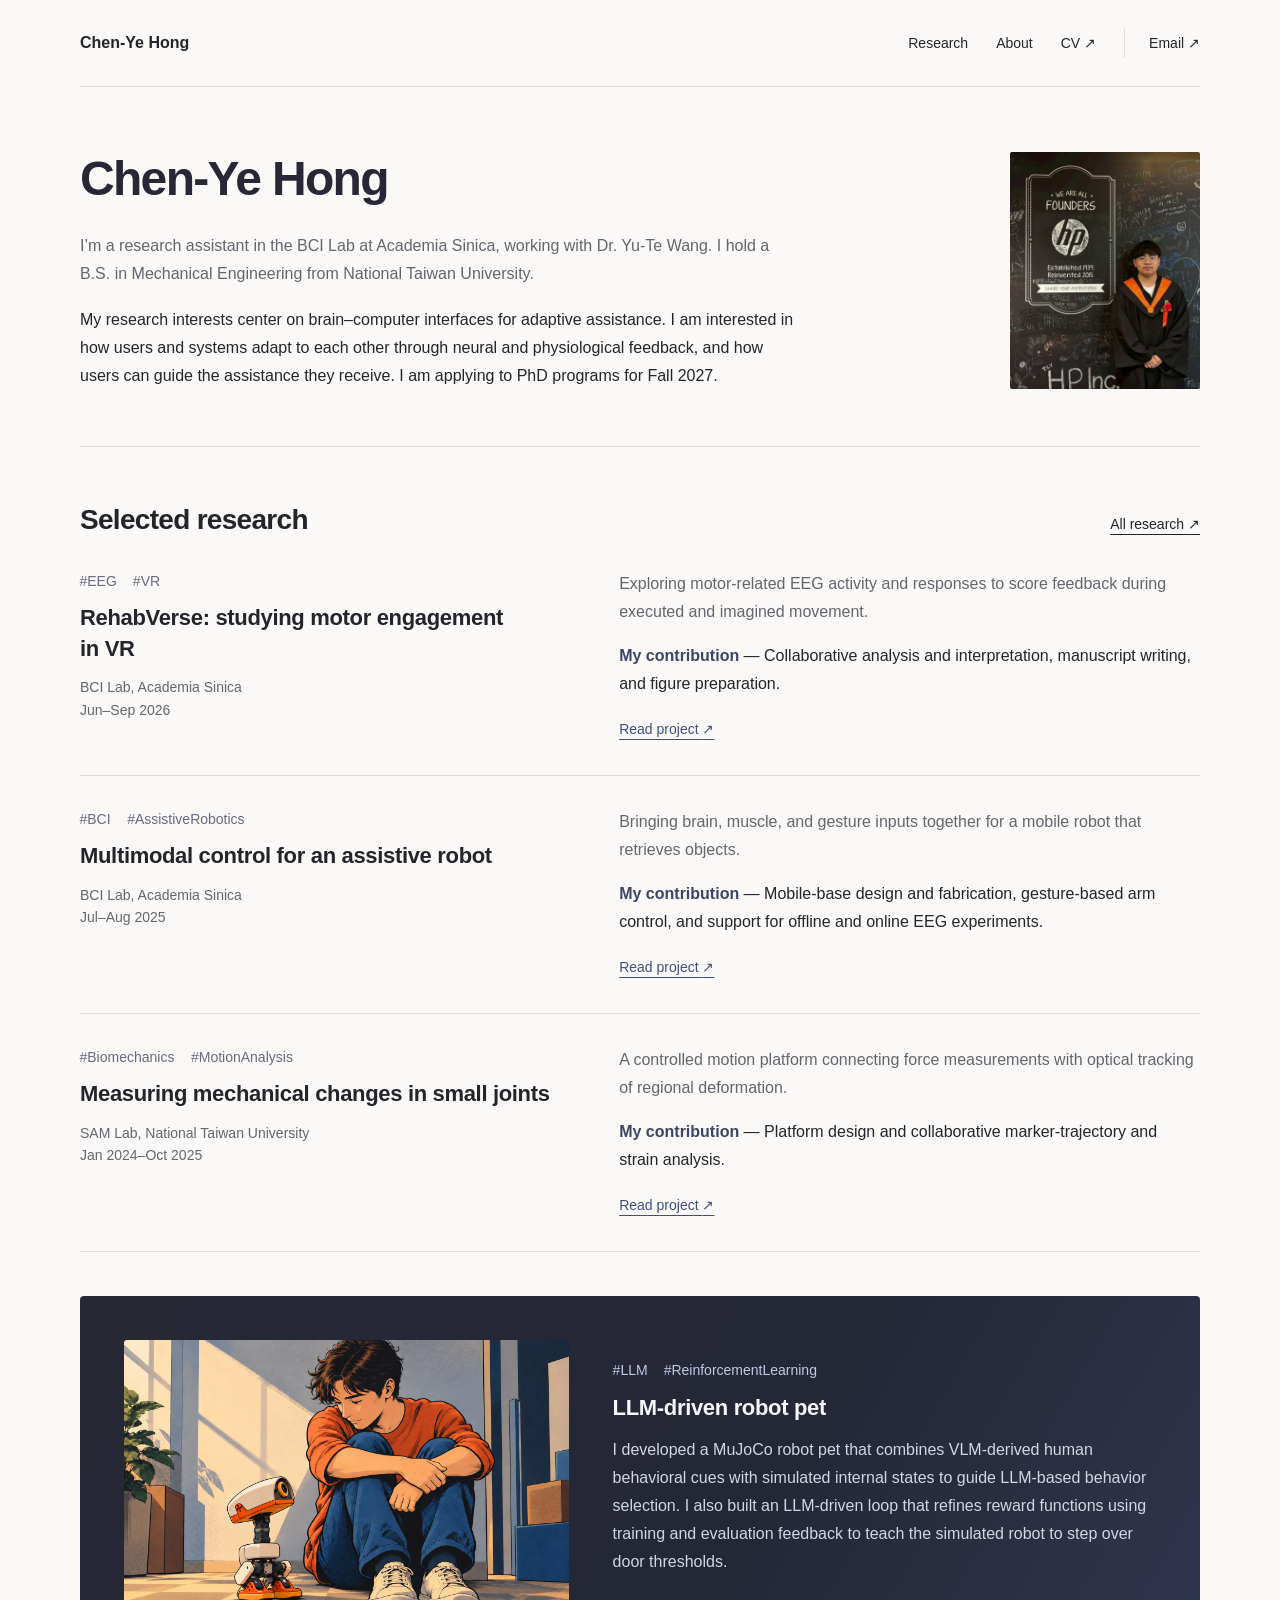
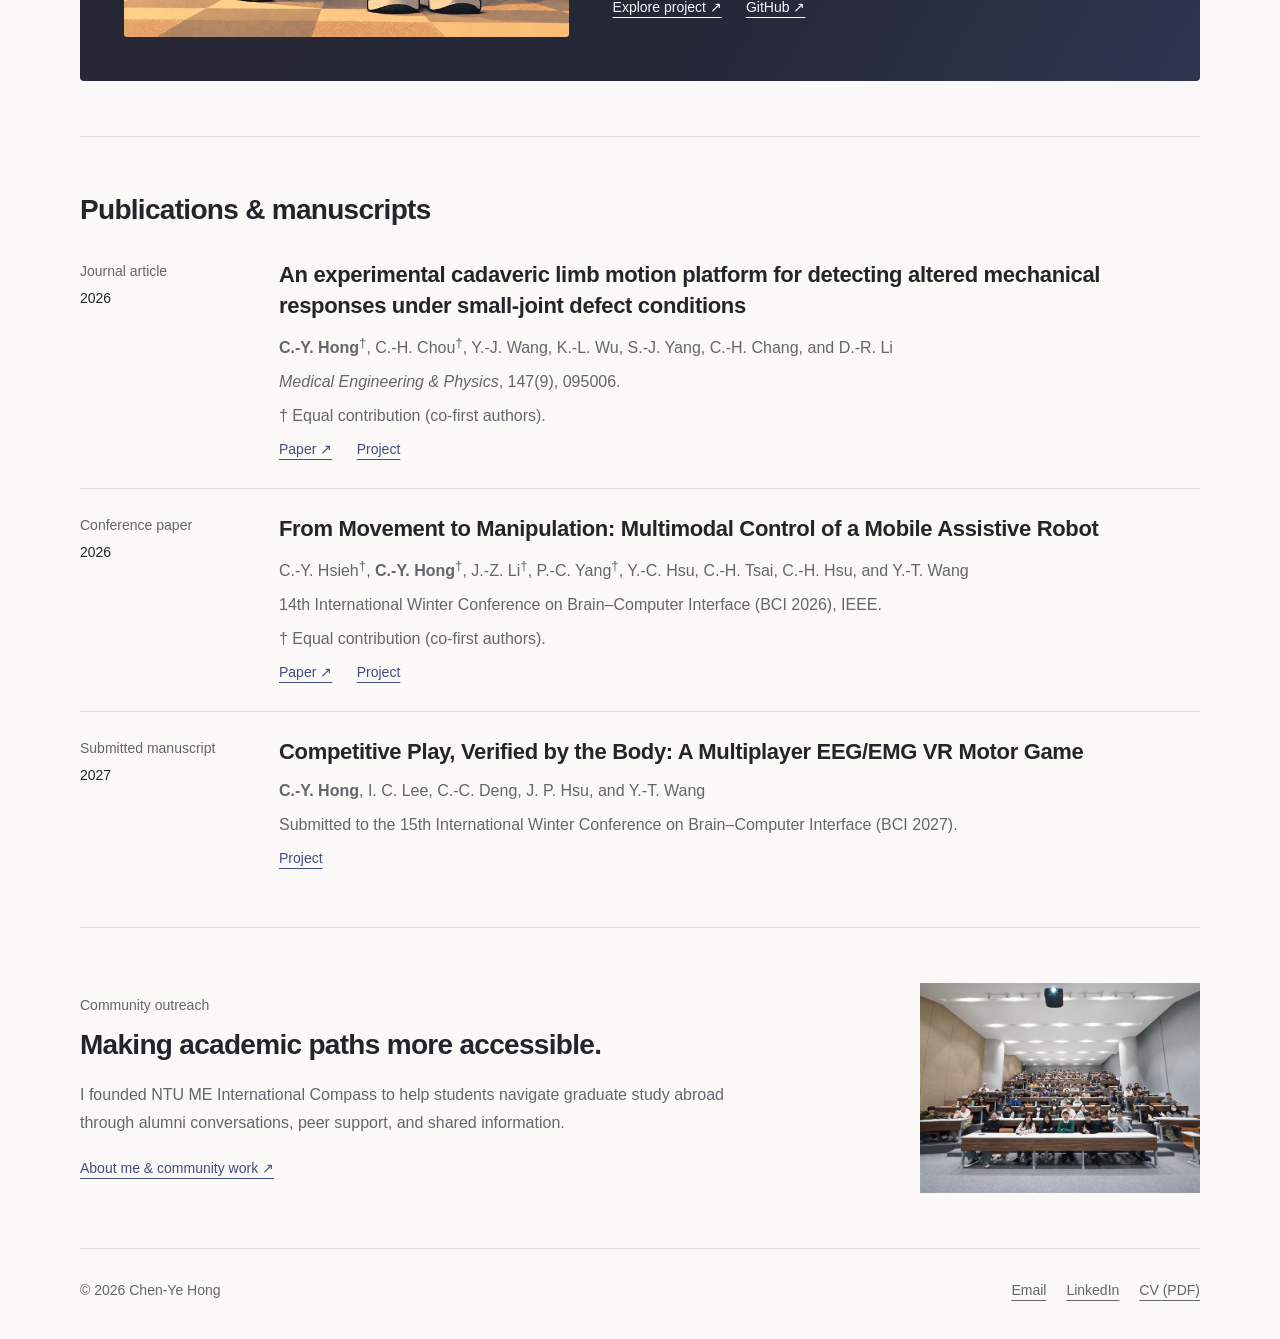
<file: index.html>
<!doctype html>
<html lang="en">
<head>
  <meta charset="utf-8">
  <meta name="viewport" content="width=device-width, initial-scale=1">
  <title>Brain–Computer Interfaces — Chen-Ye Hong</title>
  <meta name="description" content="Chen-Ye Hong, research assistant at Academia Sinica. Research in brain–computer interfaces, EEG, and interactive systems. Fall 2027 PhD applicant.">
  <meta property="og:type" content="website">
  <meta property="og:title" content="Brain–Computer Interfaces — Chen-Ye Hong">
  <meta property="og:description" content="Chen-Ye Hong, research assistant at Academia Sinica. Research in brain–computer interfaces, EEG, and interactive systems. Fall 2027 PhD applicant.">
  <meta name="theme-color" content="#faf9f7">
  <link rel="icon" type="image/svg+xml" href="./assets/favicon.svg">
  <link rel="stylesheet" href="./assets/site.css?v=20261024-navigation">
</head>
<body>
<a class="skip" href="#main">Skip to content</a>
<div class="wrap">
  <header class="site-header">
    <a class="brand" href="./" aria-label="Chen-Ye Hong, home">Chen-Ye Hong</a>
    <nav class="nav" aria-label="Main navigation"><a href="./research/">Research</a><a href="./about/">About</a><a href="./files/cv.pdf" target="_blank" rel="noopener noreferrer" title="Opens in a new tab">CV <span aria-hidden="true">↗</span><span class="sr-only"> (PDF)</span></a><a class="nav-email" href="mailto:chenyehong.ws@gmail.com">Email <span aria-hidden="true">↗</span></a></nav>
  </header>
  <main id="main"><section class="hero" aria-labelledby="name"><div class="hero-copy"><h1 id="name">Chen-Ye Hong</h1><p class="intro">I’m a research assistant in the BCI Lab at Academia Sinica, working with Dr. Yu-Te Wang. I hold a B.S. in Mechanical Engineering from National Taiwan University.</p><p class="interests">My research interests center on brain–computer interfaces for adaptive assistance. I am interested in how users and systems adapt to each other through neural and physiological feedback, and how users can guide the assistance they receive. I am applying to PhD programs for Fall 2027.</p></div><figure class="hero-photo"><img src="./photo/portrait.jpg" alt="Chen-Ye Hong" width="800" height="1000" fetchpriority="high"></figure></section>
<section class="section" id="selected-research" aria-labelledby="selected-title"><div class="section-head"><h2 id="selected-title">Selected research</h2><a href="./research/">All research ↗</a></div><article class="project-row project-row-text"><div class="project-copy"><div class="project-index"><span class="keywords"><span>#EEG</span><span>#VR</span></span></div><h3><a href="./research/rehabverse/">RehabVerse: studying motor engagement in VR</a></h3><p class="entry-meta"><span>BCI Lab, Academia Sinica</span><span>Jun–Sep 2026</span></p></div><div class="project-summary"><p>Exploring motor-related EEG activity and responses to score feedback during executed and imagined movement.</p><p class="project-role"><strong>My contribution</strong> — Collaborative analysis and interpretation, manuscript writing, and figure preparation.</p><a class="text-link" href="./research/rehabverse/">Read project <span aria-hidden="true">↗</span></a></div></article><article class="project-row project-row-text"><div class="project-copy"><div class="project-index"><span class="keywords"><span>#BCI</span><span>#AssistiveRobotics</span></span></div><h3><a href="./research/assistive-robot/">Multimodal control for an assistive robot</a></h3><p class="entry-meta"><span>BCI Lab, Academia Sinica</span><span>Jul–Aug 2025</span></p></div><div class="project-summary"><p>Bringing brain, muscle, and gesture inputs together for a mobile robot that retrieves objects.</p><p class="project-role"><strong>My contribution</strong> — Mobile-base design and fabrication, gesture-based arm control, and support for offline and online EEG experiments.</p><a class="text-link" href="./research/assistive-robot/">Read project <span aria-hidden="true">↗</span></a></div></article><article class="project-row project-row-text"><div class="project-copy"><div class="project-index"><span class="keywords"><span>#Biomechanics</span><span>#MotionAnalysis</span></span></div><h3><a href="./research/biomechanics/">Measuring mechanical changes in small joints</a></h3><p class="entry-meta"><span>SAM Lab, National Taiwan University</span><span>Jan 2024–Oct 2025</span></p></div><div class="project-summary"><p>A controlled motion platform connecting force measurements with optical tracking of regional deformation.</p><p class="project-role"><strong>My contribution</strong> — Platform design and collaborative marker-trajectory and strain analysis.</p><a class="text-link" href="./research/biomechanics/">Read project <span aria-hidden="true">↗</span></a></div></article><aside class="independent" aria-labelledby="independent-title"><a class="independent-media" href="./projects/robot-pet/" aria-label="Explore the robot-pet project"><img src="./assets/cover-robot-pet-companion.jpg" alt="Comic illustration of Microduck sitting beside a person with their knees drawn up, inspired by the simulation demo" width="1800" height="1200"></a><div><div class="eyebrow"><span class="keywords"><span>#LLM</span><span>#ReinforcementLearning</span></span></div><h3 id="independent-title"><a href="./projects/robot-pet/">LLM-driven robot pet</a></h3><p>I developed a MuJoCo robot pet that combines VLM-derived human behavioral cues with simulated internal states to guide LLM-based behavior selection. I also built an LLM-driven loop that refines reward functions using training and evaluation feedback to teach the simulated robot to step over door thresholds.</p><div class="links"><a href="./projects/robot-pet/">Explore project ↗</a><a href="https://github.com/Hchenye0503/llm-robot-pet" target="_blank" rel="noopener noreferrer" title="Opens in a new tab">GitHub ↗</a></div></div></aside></section><section class="section" id="publications" aria-labelledby="pub-title"><div class="section-head"><h2 id="pub-title">Publications &amp; manuscripts</h2></div><ol class="pub-list">
<li class="pub"><div class="pub-type">Journal article<span>2026</span></div><div><h3>An experimental cadaveric limb motion platform for detecting altered mechanical responses under small-joint defect conditions</h3><p><strong>C.-Y. Hong</strong><sup>†</sup>, C.-H. Chou<sup>†</sup>, Y.-J. Wang, K.-L. Wu, S.-J. Yang, C.-H. Chang, and D.-R. Li</p><p><em>Medical Engineering &amp; Physics</em>, 147(9), 095006.</p><p class="authorship-note">† Equal contribution (co-first authors).</p><a class="pub-link" href="https://doi.org/10.1088/1873-4030/ae9ec7" target="_blank" rel="noopener noreferrer" title="Opens in a new tab">Paper ↗</a> <a class="pub-link" href="./research/biomechanics/">Project</a></div></li>
<li class="pub"><div class="pub-type">Conference paper<span>2026</span></div><div><h3>From Movement to Manipulation: Multimodal Control of a Mobile Assistive Robot</h3><p>C.-Y. Hsieh<sup>†</sup>, <strong>C.-Y. Hong</strong><sup>†</sup>, J.-Z. Li<sup>†</sup>, P.-C. Yang<sup>†</sup>, Y.-C. Hsu, C.-H. Tsai, C.-H. Hsu, and Y.-T. Wang</p><p>14th International Winter Conference on Brain–Computer Interface (BCI 2026), IEEE.</p><p class="authorship-note">† Equal contribution (co-first authors).</p><a class="pub-link" href="https://doi.org/10.1109/BCI69045.2026.11435052" target="_blank" rel="noopener noreferrer" title="Opens in a new tab">Paper ↗</a> <a class="pub-link" href="./research/assistive-robot/">Project</a></div></li>
<li class="pub"><div class="pub-type">Submitted manuscript<span>2027</span></div><div><h3>Competitive Play, Verified by the Body: A Multiplayer EEG/EMG VR Motor Game</h3><p><strong>C.-Y. Hong</strong>, I. C. Lee, C.-C. Deng, J. P. Hsu, and Y.-T. Wang</p><p>Submitted to the 15th International Winter Conference on Brain–Computer Interface (BCI 2027).</p><a class="pub-link" href="./research/rehabverse/">Project</a></div></li>
</ol></section><section class="section community-teaser" aria-labelledby="community-title"><div><div class="eyebrow">Community outreach</div><h2 id="community-title">Making academic paths more accessible.</h2><p>I founded NTU ME International Compass to help students navigate graduate study abroad through alumni conversations, peer support, and shared information.</p><a class="text-link" href="./about/#community">About me &amp; community work ↗</a></div><img src="./photo/community_1.jpg" width="1400" height="1050" alt="Students gathered at an NTU ME International Compass event" loading="lazy"></section></main>
  <footer class="site-footer"><span>© 2026 Chen-Ye Hong</span><div class="footer-links"><a href="mailto:chenyehong.ws@gmail.com">Email</a><a href="https://www.linkedin.com/in/chen-ye-hong" target="_blank" rel="noopener noreferrer" title="Opens in a new tab">LinkedIn</a><a href="./files/cv.pdf" target="_blank" rel="noopener noreferrer" title="Opens in a new tab">CV (PDF)</a></div></footer>
</div>
<script src="./assets/interactions.js?v=20261024-navigation" defer></script>
<script src="./assets/main.js" defer></script>
</body>
</html>
</file>
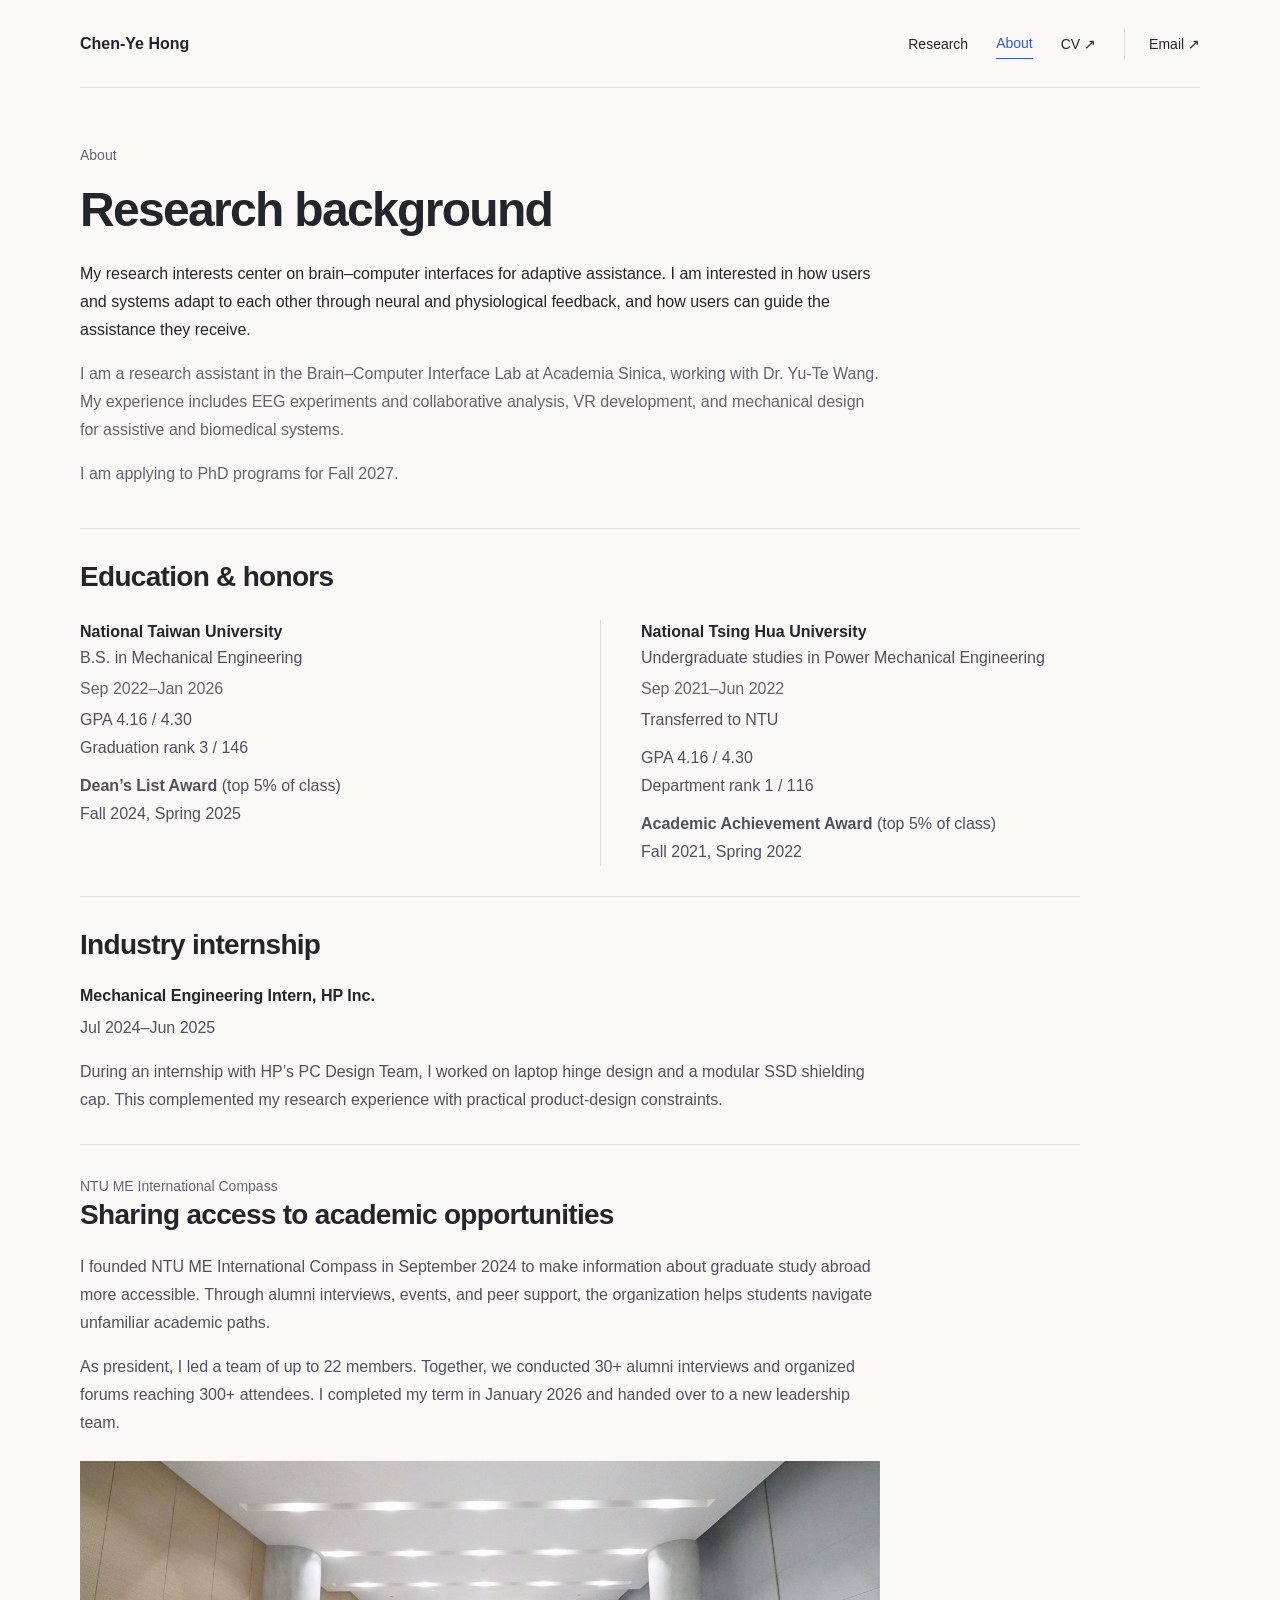
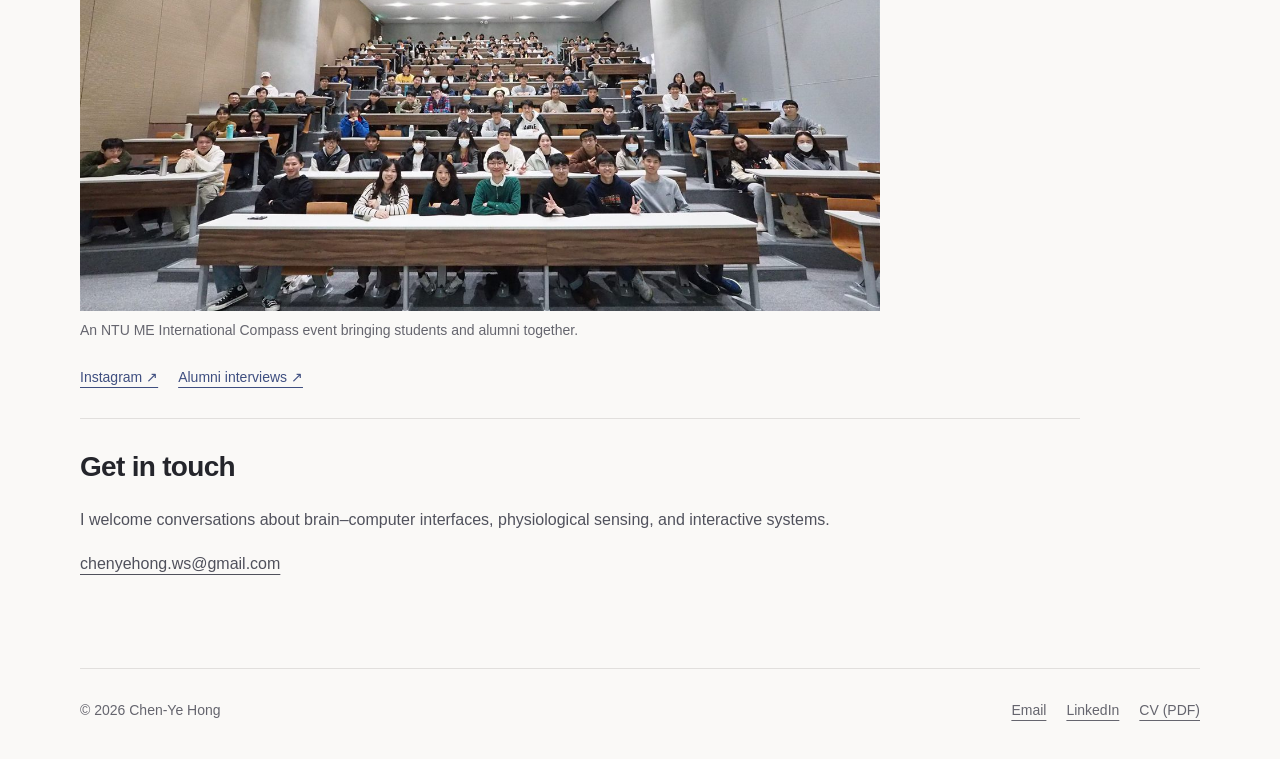
<file: about/index.html>
<!doctype html>
<html lang="en">
<head>
  <meta charset="utf-8">
  <meta name="viewport" content="width=device-width, initial-scale=1">
  <title>About — Chen-Ye Hong</title>
  <meta name="description" content="Chen-Ye Hong: research background, education, and community work with NTU ME International Compass.">
  <meta property="og:type" content="website">
  <meta property="og:title" content="About — Chen-Ye Hong">
  <meta property="og:description" content="Chen-Ye Hong: research background, education, and community work with NTU ME International Compass.">
  <meta name="theme-color" content="#faf9f7">
  <link rel="icon" type="image/svg+xml" href="../assets/favicon.svg">
  <link rel="stylesheet" href="../assets/site.css?v=20261024-navigation">
</head>
<body>
<a class="skip" href="#main">Skip to content</a>
<div class="wrap">
  <header class="site-header">
    <a class="brand" href="../" aria-label="Chen-Ye Hong, home">Chen-Ye Hong</a>
    <nav class="nav" aria-label="Main navigation"><a href="../research/">Research</a><a href="../about/" aria-current="page">About</a><a href="../files/cv.pdf" target="_blank" rel="noopener noreferrer" title="Opens in a new tab">CV <span aria-hidden="true">↗</span><span class="sr-only"> (PDF)</span></a><a class="nav-email" href="mailto:chenyehong.ws@gmail.com">Email <span aria-hidden="true">↗</span></a></nav>
  </header>
  <main id="main"><header class="page-heading about-heading"><div class="eyebrow">About</div><h1>Research background</h1><p class="dek">My research interests center on brain–computer interfaces for adaptive assistance. I am interested in how users and systems adapt to each other through neural and physiological feedback, and how users can guide the assistance they receive.</p><p>I am a research assistant in the Brain–Computer Interface Lab at Academia Sinica, working with Dr. Yu-Te Wang. My experience includes EEG experiments and collaborative analysis, VR development, and mechanical design for assistive and biomedical systems.</p><p>I am applying to PhD programs for Fall 2027.</p></header><div class="about-layout"><div class="about-main">
<section aria-labelledby="education"><h2 id="education">Education &amp; honors</h2><div class="education-grid"><div class="education"><h3>National Taiwan University</h3><p>B.S. in Mechanical Engineering</p><time>Sep 2022–Jan 2026</time><p>GPA 4.16 / 4.30<br>Graduation rank 3 / 146</p><p class="education-award"><strong>Dean’s List Award</strong> (top 5% of class)<br>Fall 2024, Spring 2025</p></div><div class="education"><h3>National Tsing Hua University</h3><p>Undergraduate studies in Power Mechanical Engineering</p><time>Sep 2021–Jun 2022</time><p>Transferred to NTU</p><p>GPA 4.16 / 4.30<br>Department rank 1 / 116</p><p class="education-award"><strong>Academic Achievement Award</strong> (top 5% of class)<br>Fall 2021, Spring 2022</p></div></div></section>
<section aria-labelledby="engineering"><h2 id="engineering">Industry internship</h2><h3>Mechanical Engineering Intern, HP Inc.</h3><p class="internship-dates">Jul 2024–Jun 2025</p><p>During an internship with HP’s PC Design Team, I worked on laptop hinge design and a modular SSD shielding cap. This complemented my research experience with practical product-design constraints.</p></section>
<section id="community" aria-labelledby="community-heading"><div class="eyebrow">NTU ME International Compass</div><h2 id="community-heading">Sharing access to academic opportunities</h2><p>I founded NTU ME International Compass in September 2024 to make information about graduate study abroad more accessible. Through alumni interviews, events, and peer support, the organization helps students navigate unfamiliar academic paths.</p><p>As president, I led a team of up to 22 members. Together, we conducted 30+ alumni interviews and organized forums reaching 300+ attendees. I completed my term in January 2026 and handed over to a new leadership team.</p><figure class="about-image"><img src="../photo/community_1.jpg" alt="Participants at an NTU ME International Compass event" width="1400" height="1050" loading="lazy"><figcaption>An NTU ME International Compass event bringing students and alumni together.</figcaption></figure><div class="inline-links"><a href="https://www.instagram.com/ntume_ic" target="_blank" rel="noopener noreferrer" title="Opens in a new tab">Instagram ↗</a><a href="https://medium.com/@ntumeinternationalcompass" target="_blank" rel="noopener noreferrer" title="Opens in a new tab">Alumni interviews ↗</a></div></section>
<section id="contact" aria-labelledby="contact-heading"><h2 id="contact-heading">Get in touch</h2><p>I welcome conversations about brain–computer interfaces, physiological sensing, and interactive systems.</p><p class="contact-line"><a href="mailto:chenyehong.ws@gmail.com">chenyehong.ws@gmail.com</a></p></section></div></div></main>
  <footer class="site-footer"><span>© 2026 Chen-Ye Hong</span><div class="footer-links"><a href="mailto:chenyehong.ws@gmail.com">Email</a><a href="https://www.linkedin.com/in/chen-ye-hong" target="_blank" rel="noopener noreferrer" title="Opens in a new tab">LinkedIn</a><a href="../files/cv.pdf" target="_blank" rel="noopener noreferrer" title="Opens in a new tab">CV (PDF)</a></div></footer>
</div>
<script src="../assets/interactions.js?v=20261024-navigation" defer></script>

</body>
</html>
</file>
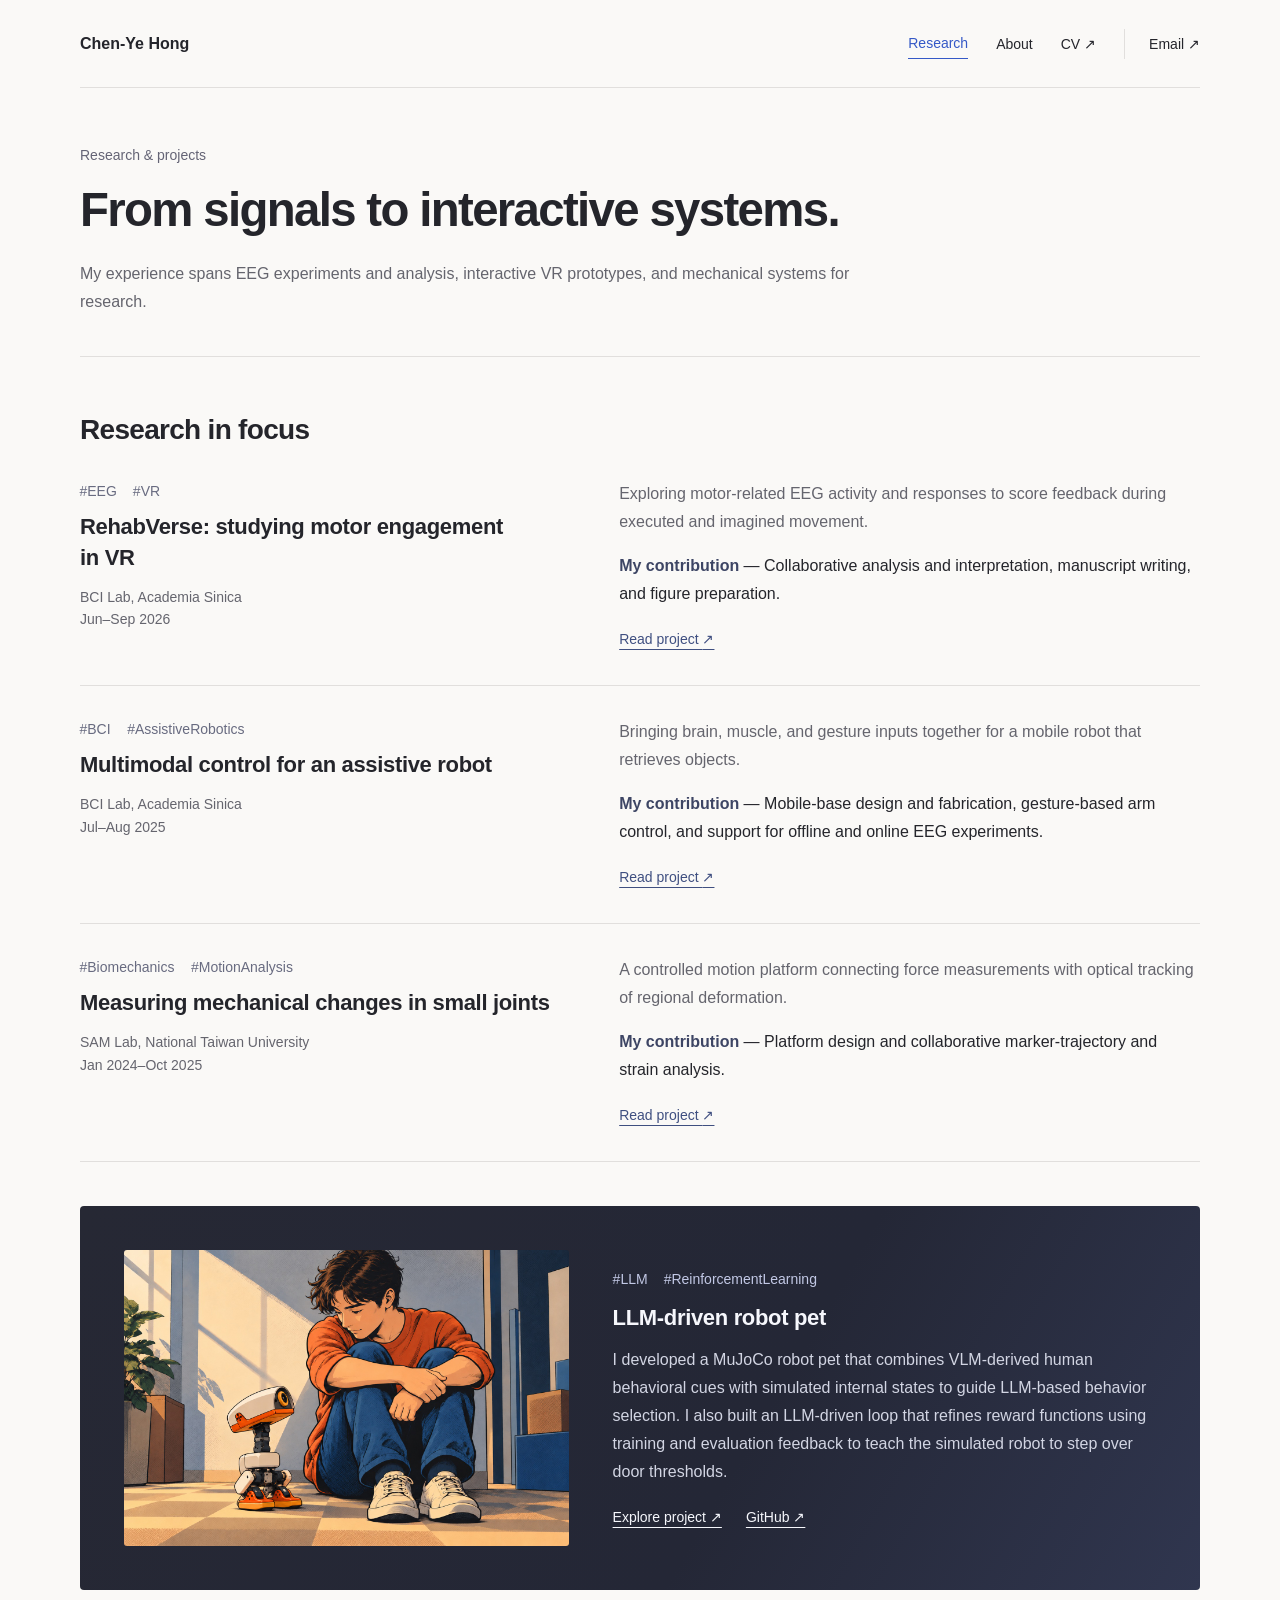
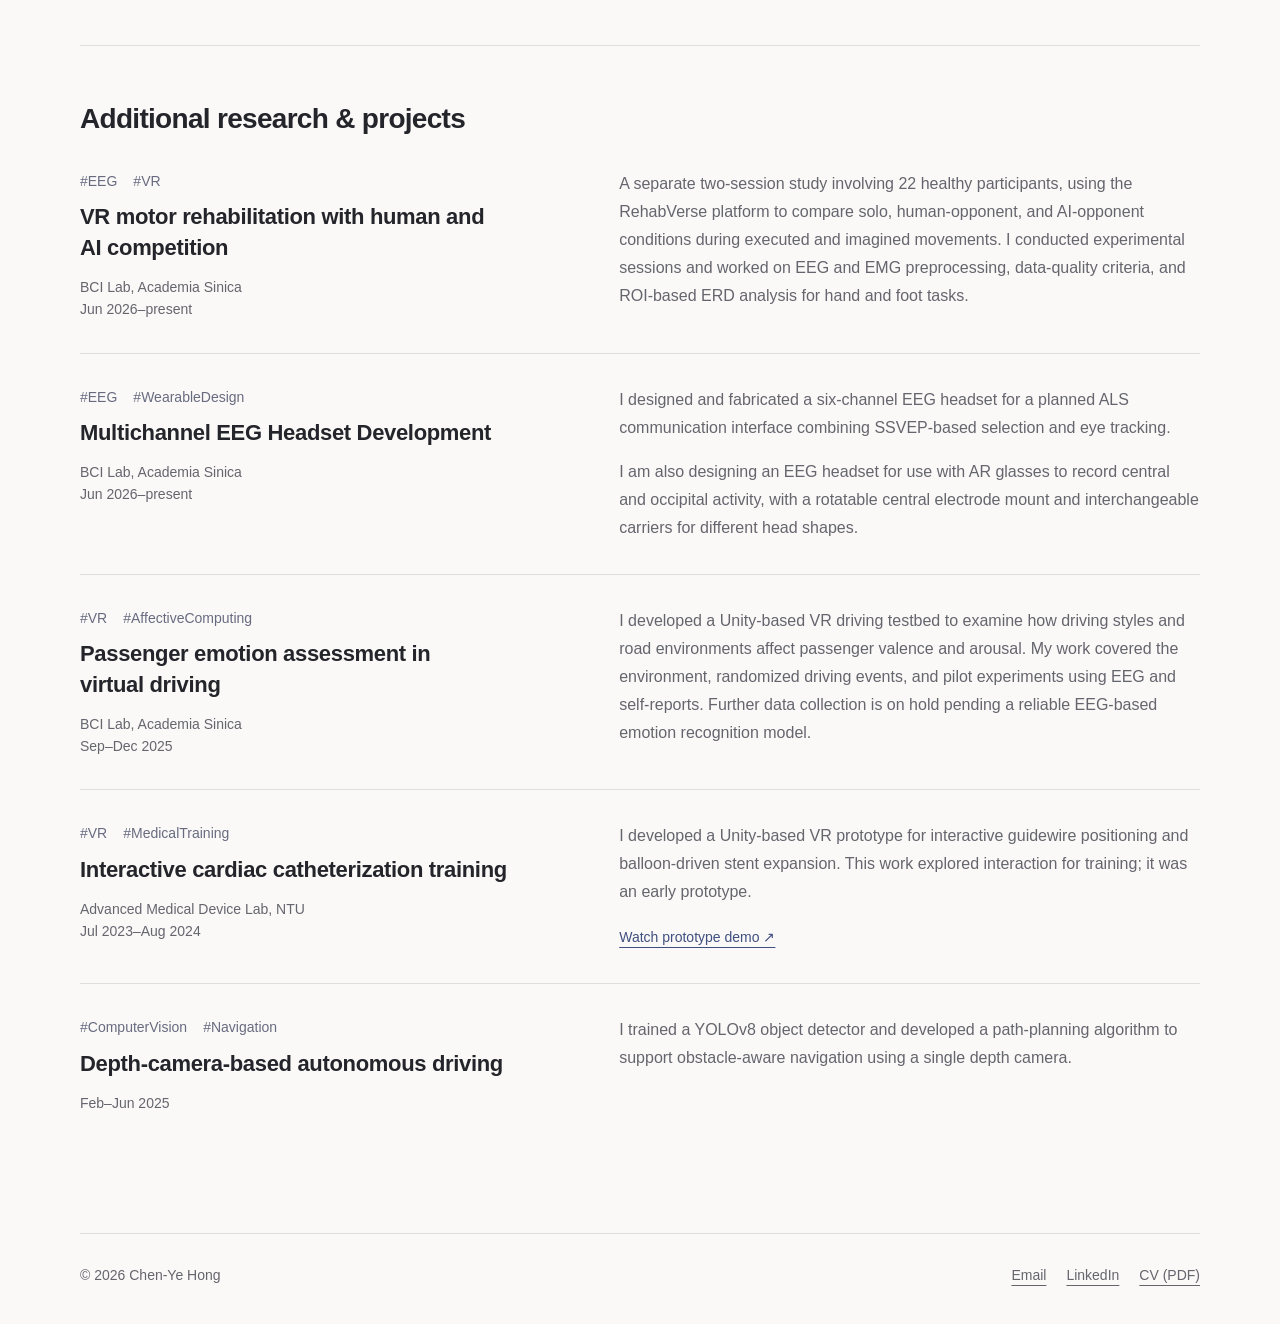
<file: research/index.html>
<!doctype html>
<html lang="en">
<head>
  <meta charset="utf-8">
  <meta name="viewport" content="width=device-width, initial-scale=1">
  <title>Research &amp; Projects — Chen-Ye Hong</title>
  <meta name="description" content="Selected work in EEG analysis, brain–computer interfaces, VR, assistive robotics, and experimental biomechanics.">
  <meta property="og:type" content="website">
  <meta property="og:title" content="Research &amp; Projects — Chen-Ye Hong">
  <meta property="og:description" content="Selected work in EEG analysis, brain–computer interfaces, VR, assistive robotics, and experimental biomechanics.">
  <meta name="theme-color" content="#faf9f7">
  <link rel="icon" type="image/svg+xml" href="../assets/favicon.svg">
  <link rel="stylesheet" href="../assets/site.css?v=20261024-navigation">
</head>
<body>
<a class="skip" href="#main">Skip to content</a>
<div class="wrap">
  <header class="site-header">
    <a class="brand" href="../" aria-label="Chen-Ye Hong, home">Chen-Ye Hong</a>
    <nav class="nav" aria-label="Main navigation"><a href="../research/" aria-current="page">Research</a><a href="../about/">About</a><a href="../files/cv.pdf" target="_blank" rel="noopener noreferrer" title="Opens in a new tab">CV <span aria-hidden="true">↗</span><span class="sr-only"> (PDF)</span></a><a class="nav-email" href="mailto:chenyehong.ws@gmail.com">Email <span aria-hidden="true">↗</span></a></nav>
  </header>
  <main id="main"><header class="page-heading research-heading"><div class="eyebrow">Research &amp; projects</div><h1>From signals to interactive systems.</h1><p class="dek">My experience spans EEG experiments and analysis, interactive VR prototypes, and mechanical systems for research.</p></header><section class="section research-list" aria-labelledby="research-cases"><div class="section-head"><h2 id="research-cases">Research in focus</h2></div><article class="project-row project-row-text"><div class="project-copy"><div class="project-index"><span class="keywords"><span>#EEG</span><span>#VR</span></span></div><h3><a href="../research/rehabverse/">RehabVerse: studying motor engagement in VR</a></h3><p class="entry-meta"><span>BCI Lab, Academia Sinica</span><span>Jun–Sep 2026</span></p></div><div class="project-summary"><p>Exploring motor-related EEG activity and responses to score feedback during executed and imagined movement.</p><p class="project-role"><strong>My contribution</strong> — Collaborative analysis and interpretation, manuscript writing, and figure preparation.</p><a class="text-link" href="../research/rehabverse/">Read project <span aria-hidden="true">↗</span></a></div></article><article class="project-row project-row-text"><div class="project-copy"><div class="project-index"><span class="keywords"><span>#BCI</span><span>#AssistiveRobotics</span></span></div><h3><a href="../research/assistive-robot/">Multimodal control for an assistive robot</a></h3><p class="entry-meta"><span>BCI Lab, Academia Sinica</span><span>Jul–Aug 2025</span></p></div><div class="project-summary"><p>Bringing brain, muscle, and gesture inputs together for a mobile robot that retrieves objects.</p><p class="project-role"><strong>My contribution</strong> — Mobile-base design and fabrication, gesture-based arm control, and support for offline and online EEG experiments.</p><a class="text-link" href="../research/assistive-robot/">Read project <span aria-hidden="true">↗</span></a></div></article><article class="project-row project-row-text"><div class="project-copy"><div class="project-index"><span class="keywords"><span>#Biomechanics</span><span>#MotionAnalysis</span></span></div><h3><a href="../research/biomechanics/">Measuring mechanical changes in small joints</a></h3><p class="entry-meta"><span>SAM Lab, National Taiwan University</span><span>Jan 2024–Oct 2025</span></p></div><div class="project-summary"><p>A controlled motion platform connecting force measurements with optical tracking of regional deformation.</p><p class="project-role"><strong>My contribution</strong> — Platform design and collaborative marker-trajectory and strain analysis.</p><a class="text-link" href="../research/biomechanics/">Read project <span aria-hidden="true">↗</span></a></div></article><aside class="independent" aria-labelledby="independent-title"><a class="independent-media" href="../projects/robot-pet/" aria-label="Explore the robot-pet project"><img src="../assets/cover-robot-pet-companion.jpg" alt="Comic illustration of Microduck sitting beside a person with their knees drawn up, inspired by the simulation demo" width="1800" height="1200"></a><div><div class="eyebrow"><span class="keywords"><span>#LLM</span><span>#ReinforcementLearning</span></span></div><h3 id="independent-title"><a href="../projects/robot-pet/">LLM-driven robot pet</a></h3><p>I developed a MuJoCo robot pet that combines VLM-derived human behavioral cues with simulated internal states to guide LLM-based behavior selection. I also built an LLM-driven loop that refines reward functions using training and evaluation feedback to teach the simulated robot to step over door thresholds.</p><div class="links"><a href="../projects/robot-pet/">Explore project ↗</a><a href="https://github.com/Hchenye0503/llm-robot-pet" target="_blank" rel="noopener noreferrer" title="Opens in a new tab">GitHub ↗</a></div></div></aside></section><section class="section" aria-labelledby="more-research"><div class="section-head"><h2 id="more-research">Additional research &amp; projects</h2></div><article class="other-project project-row-text" id="competition"><div class="project-copy"><div class="project-index"><span class="keywords"><span>#EEG</span><span>#VR</span></span></div><h3>VR motor rehabilitation with human and AI competition</h3><p class="entry-meta">BCI Lab, Academia Sinica<br>Jun 2026–present</p></div><div class="project-summary"><p>A separate two-session study involving 22 healthy participants, using the RehabVerse platform to compare solo, human-opponent, and AI-opponent conditions during executed and imagined movements. I conducted experimental sessions and worked on EEG and EMG preprocessing, data-quality criteria, and ROI-based ERD analysis for hand and foot tasks.</p></div></article><article class="other-project project-row-text" id="eeg-headband"><div class="project-copy"><div class="project-index"><span class="keywords"><span>#EEG</span><span>#WearableDesign</span></span></div><h3>Multichannel EEG Headset Development</h3><p class="entry-meta">BCI Lab, Academia Sinica<br>Jun 2026–present</p></div><div class="project-summary"><p>I designed and fabricated a six-channel EEG headset for a planned ALS communication interface combining SSVEP-based selection and eye tracking.</p><p>I am also designing an EEG headset for use with AR glasses to record central and occipital activity, with a rotatable central electrode mount and interchangeable carriers for different head shapes.</p></div></article><article class="other-project project-row-text" id="passenger-vr"><div class="project-copy"><div class="project-index"><span class="keywords"><span>#VR</span><span>#AffectiveComputing</span></span></div><h3>Passenger emotion assessment in virtual driving</h3><p class="entry-meta">BCI Lab, Academia Sinica<br>Sep–Dec 2025</p></div><div class="project-summary"><p>I developed a Unity-based VR driving testbed to examine how driving styles and road environments affect passenger valence and arousal. My work covered the environment, randomized driving events, and pilot experiments using EEG and self-reports. Further data collection is on hold pending a reliable EEG-based emotion recognition model.</p></div></article><article class="other-project project-row-text" id="cardiac-vr"><div class="project-copy"><div class="project-index"><span class="keywords"><span>#VR</span><span>#MedicalTraining</span></span></div><h3>Interactive cardiac catheterization training</h3><p class="entry-meta">Advanced Medical Device Lab, NTU<br>Jul 2023–Aug 2024</p></div><div class="project-summary"><p>I developed a Unity-based VR prototype for interactive guidewire positioning and balloon-driven stent expansion. This work explored interaction for training; it was an early prototype.</p><a class="text-link" href="https://www.youtube.com/watch?v=aLjLAKM2D7w" target="_blank" rel="noopener noreferrer" title="Opens in a new tab">Watch prototype demo ↗</a></div></article><article class="other-project project-row-text" id="additional-projects"><div class="project-copy"><div class="project-index"><span class="keywords"><span>#ComputerVision</span><span>#Navigation</span></span></div><h3>Depth-camera-based autonomous driving</h3><p class="entry-meta">Feb–Jun 2025</p></div><div class="project-summary"><p>I trained a YOLOv8 object detector and developed a path-planning algorithm to support obstacle-aware navigation using a single depth camera.</p></div></article></section></main>
  <footer class="site-footer"><span>© 2026 Chen-Ye Hong</span><div class="footer-links"><a href="mailto:chenyehong.ws@gmail.com">Email</a><a href="https://www.linkedin.com/in/chen-ye-hong" target="_blank" rel="noopener noreferrer" title="Opens in a new tab">LinkedIn</a><a href="../files/cv.pdf" target="_blank" rel="noopener noreferrer" title="Opens in a new tab">CV (PDF)</a></div></footer>
</div>
<script src="../assets/interactions.js?v=20261024-navigation" defer></script>

</body>
</html>
</file>
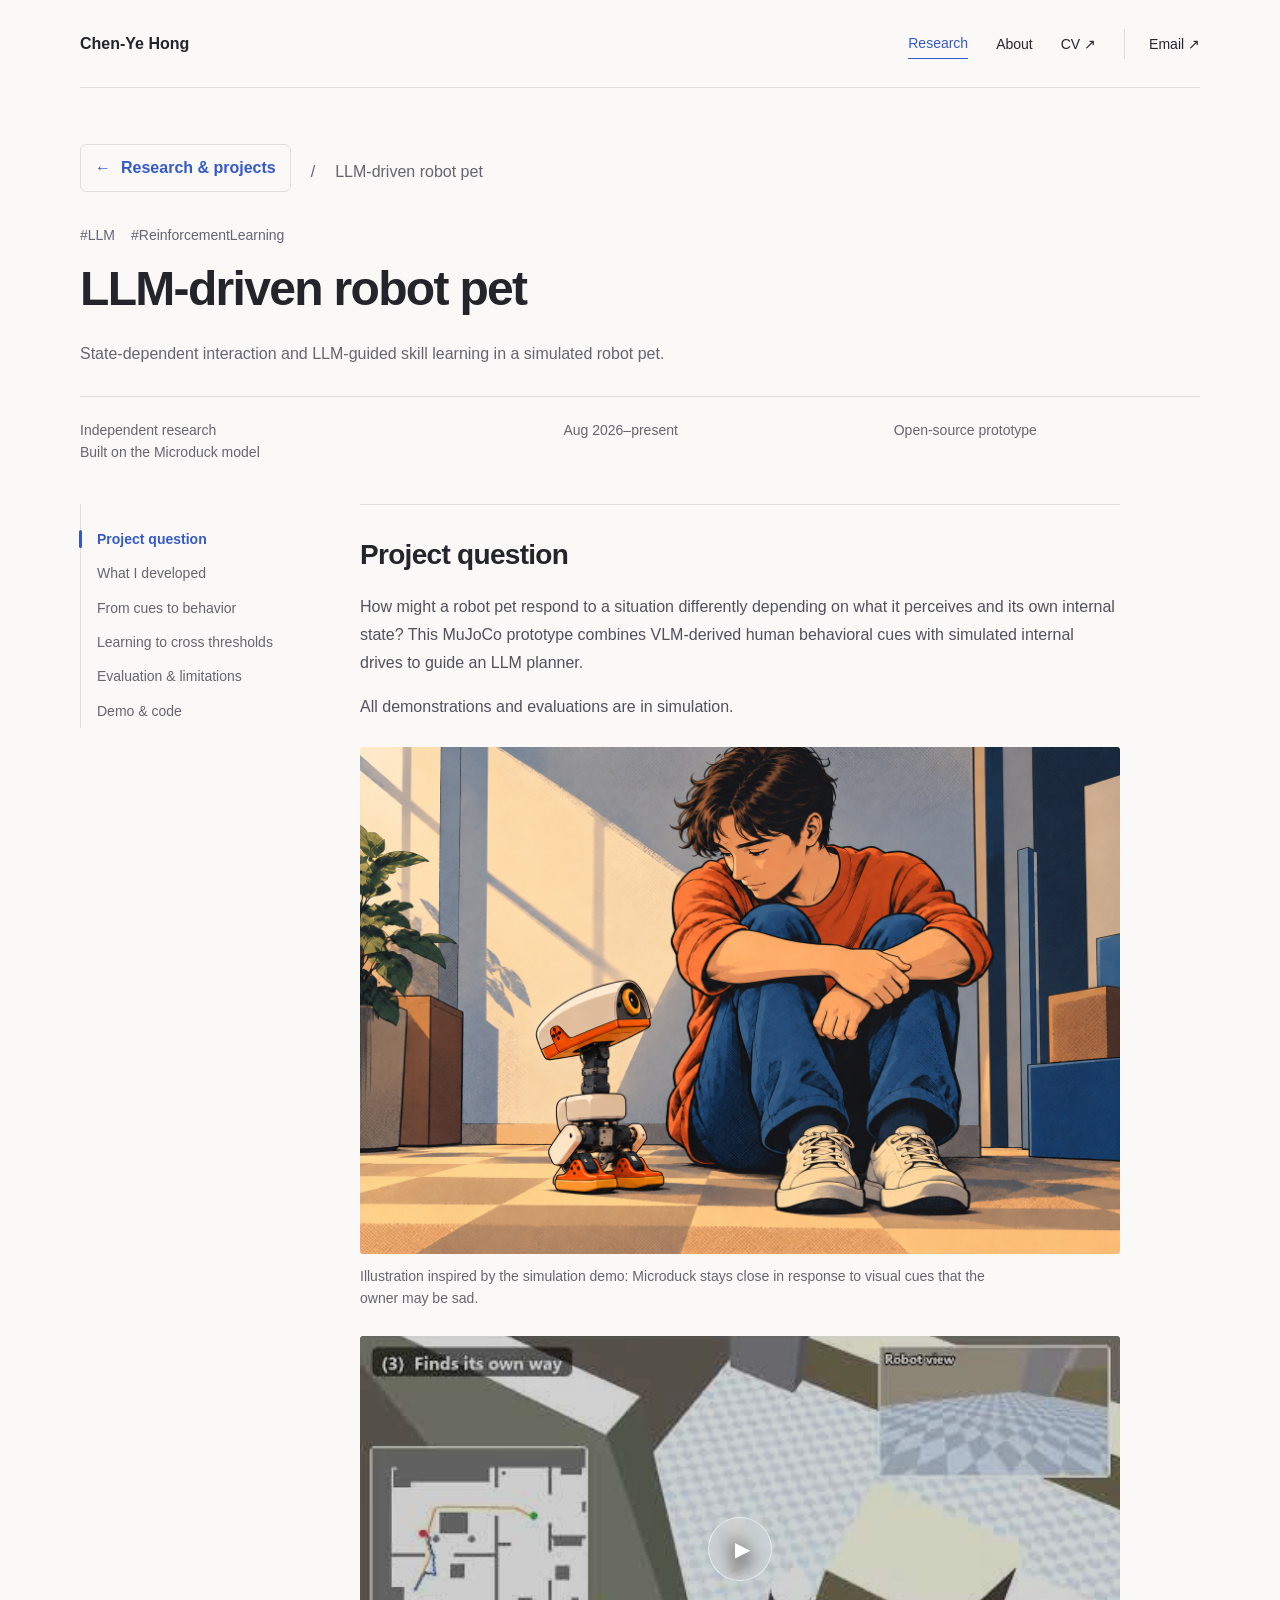
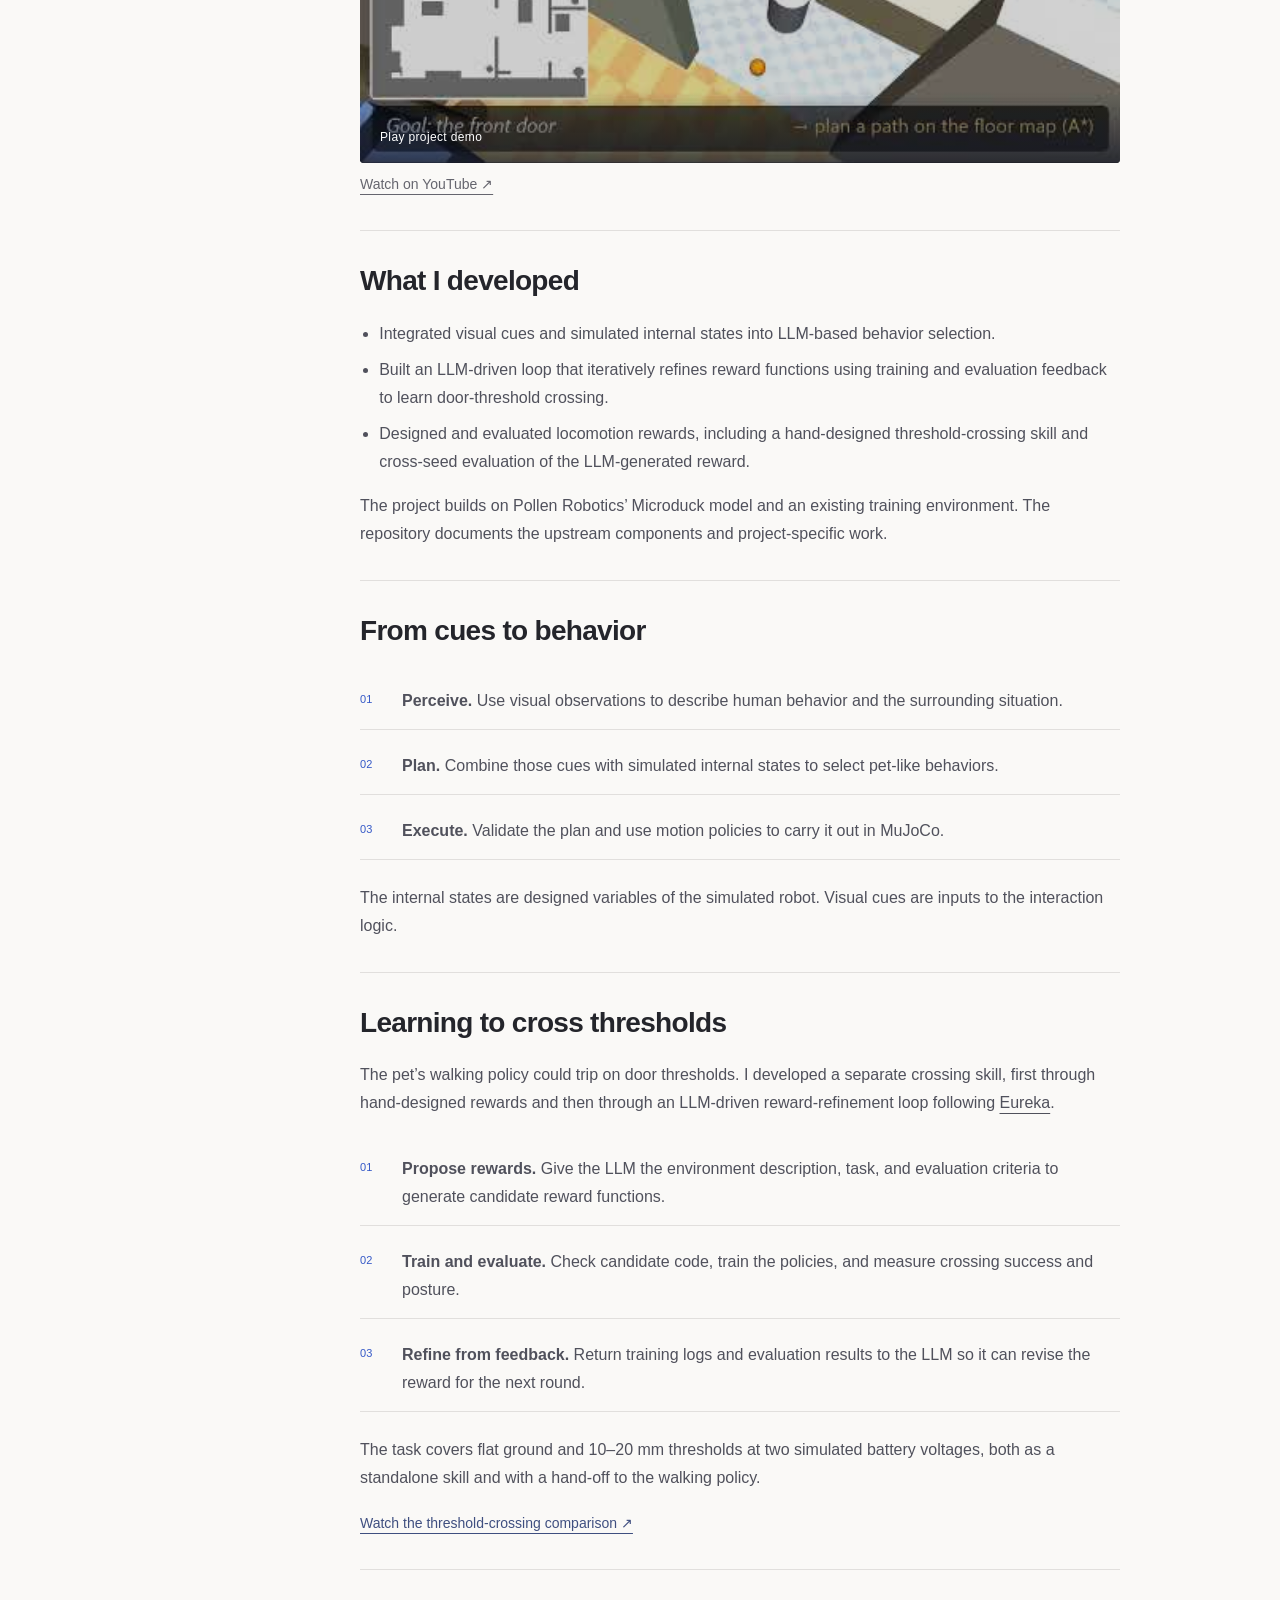
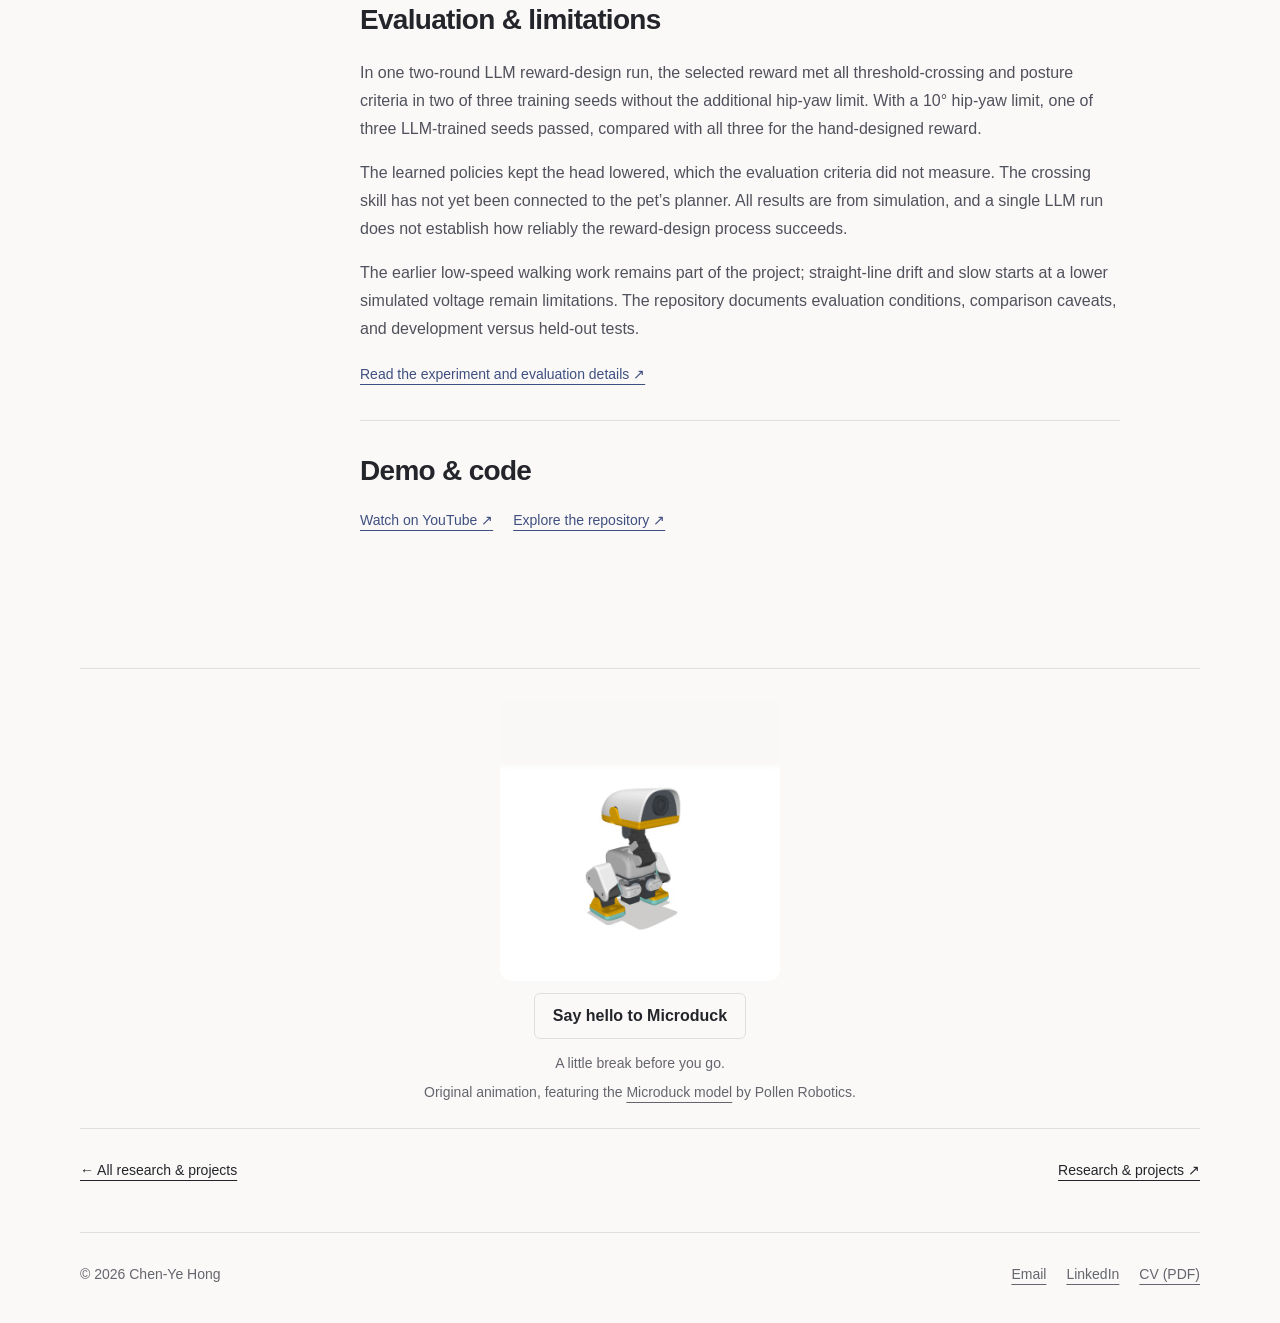
<file: projects/robot-pet/index.html>
<!doctype html>
<html lang="en">
<head>
  <meta charset="utf-8">
  <meta name="viewport" content="width=device-width, initial-scale=1">
  <title>LLM-driven robot pet — Chen-Ye Hong</title>
  <meta name="description" content="State-dependent interaction and LLM-guided skill learning in a simulated robot pet.">
  <meta property="og:type" content="website">
  <meta property="og:title" content="LLM-driven robot pet — Chen-Ye Hong">
  <meta property="og:description" content="State-dependent interaction and LLM-guided skill learning in a simulated robot pet.">
  <meta name="theme-color" content="#faf9f7">
  <link rel="icon" type="image/svg+xml" href="../../assets/favicon.svg">
  <link rel="stylesheet" href="../../assets/site.css?v=20261024-navigation">
</head>
<body>
<a class="skip" href="#main">Skip to content</a>
<div class="wrap">
  <header class="site-header">
    <a class="brand" href="../../" aria-label="Chen-Ye Hong, home">Chen-Ye Hong</a>
    <nav class="nav" aria-label="Main navigation"><a href="../../research/" aria-current="page">Research</a><a href="../../about/">About</a><a href="../../files/cv.pdf" target="_blank" rel="noopener noreferrer" title="Opens in a new tab">CV <span aria-hidden="true">↗</span><span class="sr-only"> (PDF)</span></a><a class="nav-email" href="mailto:chenyehong.ws@gmail.com">Email <span aria-hidden="true">↗</span></a></nav>
  </header>
  <main id="main"><header class="page-heading case-heading"><nav class="breadcrumbs" aria-label="Breadcrumb"><ol><li><a href="../../research/"><span aria-hidden="true">←</span> Research &amp; projects</a></li><li aria-current="page">LLM-driven robot pet</li></ol></nav><div class="eyebrow"><span class="keywords"><span>#LLM</span><span>#ReinforcementLearning</span></span></div><h1>LLM-driven robot pet</h1><p class="dek">State-dependent interaction and LLM-guided skill learning in a simulated robot pet.</p><div class="project-meta"><div>Independent research<br>Built on the Microduck model</div><div>Aug 2026–present</div><div>Open-source prototype</div></div></header><div class="case-layout"><nav class="case-nav" aria-label="On this page"><a href="#question">Project question</a><a href="#contribution">What I developed</a><a href="#approach">From cues to behavior</a><a href="#skill-learning">Learning to cross thresholds</a><a href="#evaluation">Evaluation &amp; limitations</a><a href="#demo">Demo & code</a></nav><div class="case-content"><section id="question"><h2>Project question</h2><p>How might a robot pet respond to a situation differently depending on what it perceives and its own internal state? This MuJoCo prototype combines VLM-derived human behavioral cues with simulated internal drives to guide an LLM planner.</p><p>All demonstrations and evaluations are in simulation.</p><figure><div class="project-visual pet"><img src="../../assets/cover-robot-pet-companion.jpg" alt="Comic illustration of Microduck sitting beside a person with their knees drawn up, inspired by the simulation demo" width="1800" height="1200" loading="lazy"></div><figcaption>Illustration inspired by the simulation demo: Microduck stays close in response to visual cues that the owner may be sad.</figcaption></figure><a class="video-link" href="https://www.youtube.com/watch?v=M3AWN9dTlrI" target="_blank" rel="noopener noreferrer" title="Opens in a new tab"><span class="play" aria-hidden="true">▶</span><span><strong>Watch the simulation demo ↗</strong><small>Three-minute project video on YouTube</small></span></a></section><section id="contribution"><h2>What I developed</h2><ul><li>Integrated visual cues and simulated internal states into LLM-based behavior selection.</li><li>Built an LLM-driven loop that iteratively refines reward functions using training and evaluation feedback to learn door-threshold crossing.</li><li>Designed and evaluated locomotion rewards, including a hand-designed threshold-crossing skill and cross-seed evaluation of the LLM-generated reward.</li></ul><p>The project builds on Pollen Robotics’ Microduck model and an existing training environment. The repository documents the upstream components and project-specific work.</p></section><section id="approach"><h2>From cues to behavior</h2><ol class="method-steps"><li><span><strong>Perceive.</strong> Use visual observations to describe human behavior and the surrounding situation.</span></li><li><span><strong>Plan.</strong> Combine those cues with simulated internal states to select pet-like behaviors.</span></li><li><span><strong>Execute.</strong> Validate the plan and use motion policies to carry it out in MuJoCo.</span></li></ol><p>The internal states are designed variables of the simulated robot. Visual cues are inputs to the interaction logic.</p></section><section id="skill-learning"><h2>Learning to cross thresholds</h2><p>The pet’s walking policy could trip on door thresholds. I developed a separate crossing skill, first through hand-designed rewards and then through an LLM-driven reward-refinement loop following <a href="https://github.com/eureka-research/Eureka" target="_blank" rel="noopener noreferrer" title="Opens in a new tab">Eureka</a>.</p><ol class="method-steps"><li><span><strong>Propose rewards.</strong> Give the LLM the environment description, task, and evaluation criteria to generate candidate reward functions.</span></li><li><span><strong>Train and evaluate.</strong> Check candidate code, train the policies, and measure crossing success and posture.</span></li><li><span><strong>Refine from feedback.</strong> Return training logs and evaluation results to the LLM so it can revise the reward for the next round.</span></li></ol><p>The task covers flat ground and 10–20 mm thresholds at two simulated battery voltages, both as a standalone skill and with a hand-off to the walking policy.</p><a class="text-link" href="https://www.youtube.com/watch?v=9tC5bjfqs98" target="_blank" rel="noopener noreferrer" title="Opens in a new tab">Watch the threshold-crossing comparison ↗</a></section><section id="evaluation"><h2>Evaluation &amp; limitations</h2><p>In one two-round LLM reward-design run, the selected reward met all threshold-crossing and posture criteria in two of three training seeds without the additional hip-yaw limit. With a 10° hip-yaw limit, one of three LLM-trained seeds passed, compared with all three for the hand-designed reward.</p><p>The learned policies kept the head lowered, which the evaluation criteria did not measure. The crossing skill has not yet been connected to the pet’s planner. All results are from simulation, and a single LLM run does not establish how reliably the reward-design process succeeds.</p><p>The earlier low-speed walking work remains part of the project; straight-line drift and slow starts at a lower simulated voltage remain limitations. The repository documents evaluation conditions, comparison caveats, and development versus held-out tests.</p><a class="text-link" href="https://github.com/Hchenye0503/llm-robot-pet/blob/main/docs/threshold_crossing.md" target="_blank" rel="noopener noreferrer" title="Opens in a new tab">Read the experiment and evaluation details ↗</a></section><section id="demo"><h2>Demo & code</h2><div class="inline-links"><a href="https://www.youtube.com/watch?v=M3AWN9dTlrI" target="_blank" rel="noopener noreferrer" title="Opens in a new tab">Watch on YouTube ↗</a><a href="https://github.com/Hchenye0503/llm-robot-pet" target="_blank" rel="noopener noreferrer" title="Opens in a new tab">Explore the repository ↗</a></div></section></div></div><aside class="duck-break" id="microduck" aria-label="A little break with Microduck"><video class="microduck-clip" muted playsinline preload="none" poster="../../assets/microduck-rest-v2.jpg" aria-label="Microduck stands up, looks around, and sits down"><source src="../../assets/microduck-hello-v2.mp4" type="video/mp4"></video><button class="duck-button" type="button" hidden>Say hello to Microduck</button><p class="duck-status" aria-live="polite">A little break before you go.</p><p class="duck-credit">Original animation, featuring the <a href="https://github.com/pollen-robotics/microduck_rl" target="_blank" rel="noopener noreferrer" title="Opens in a new tab">Microduck model</a> by Pollen Robotics.</p></aside><div class="related"><a href="../../research/">← All research &amp; projects</a><a href="../../research/">Research & projects ↗</a></div></main>
  <footer class="site-footer"><span>© 2026 Chen-Ye Hong</span><div class="footer-links"><a href="mailto:chenyehong.ws@gmail.com">Email</a><a href="https://www.linkedin.com/in/chen-ye-hong" target="_blank" rel="noopener noreferrer" title="Opens in a new tab">LinkedIn</a><a href="../../files/cv.pdf" target="_blank" rel="noopener noreferrer" title="Opens in a new tab">CV (PDF)</a></div></footer>
</div>
<script src="../../assets/interactions.js?v=20261024-navigation" defer></script>

</body>
</html>
</file>
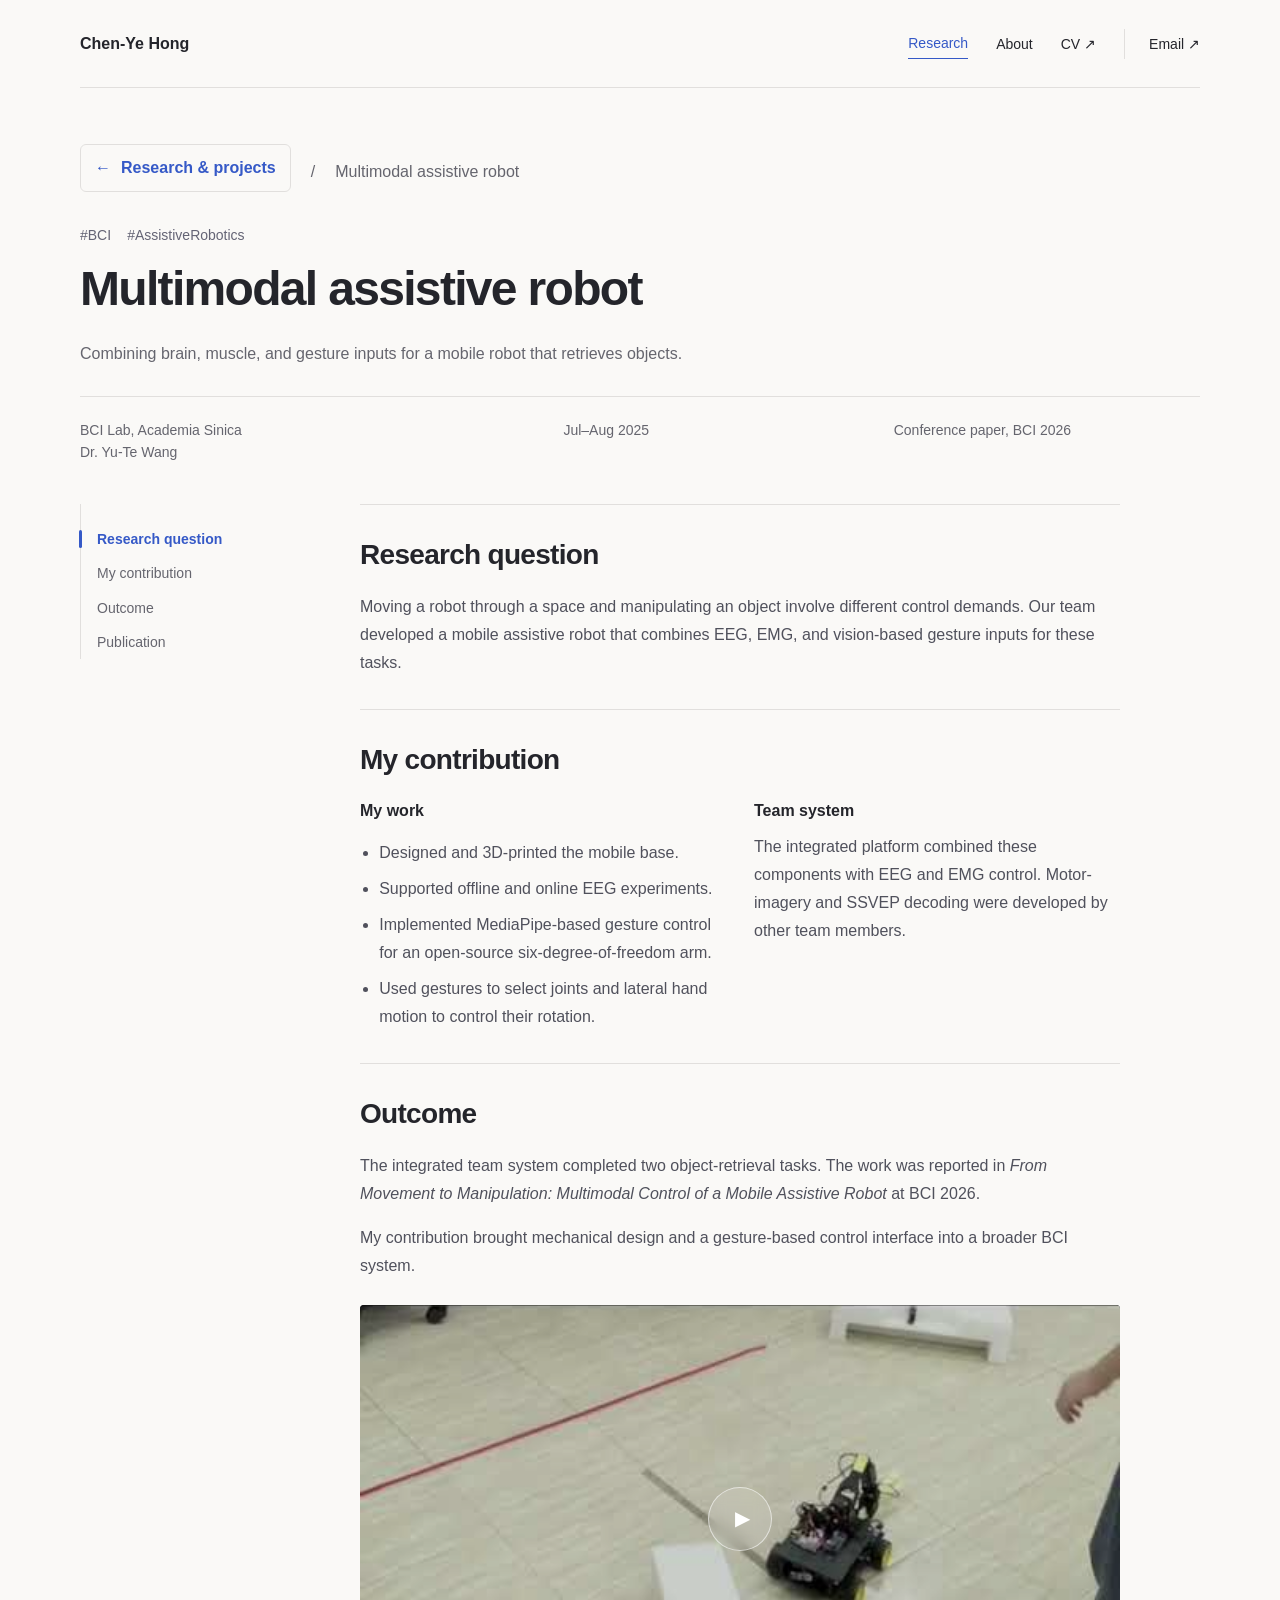
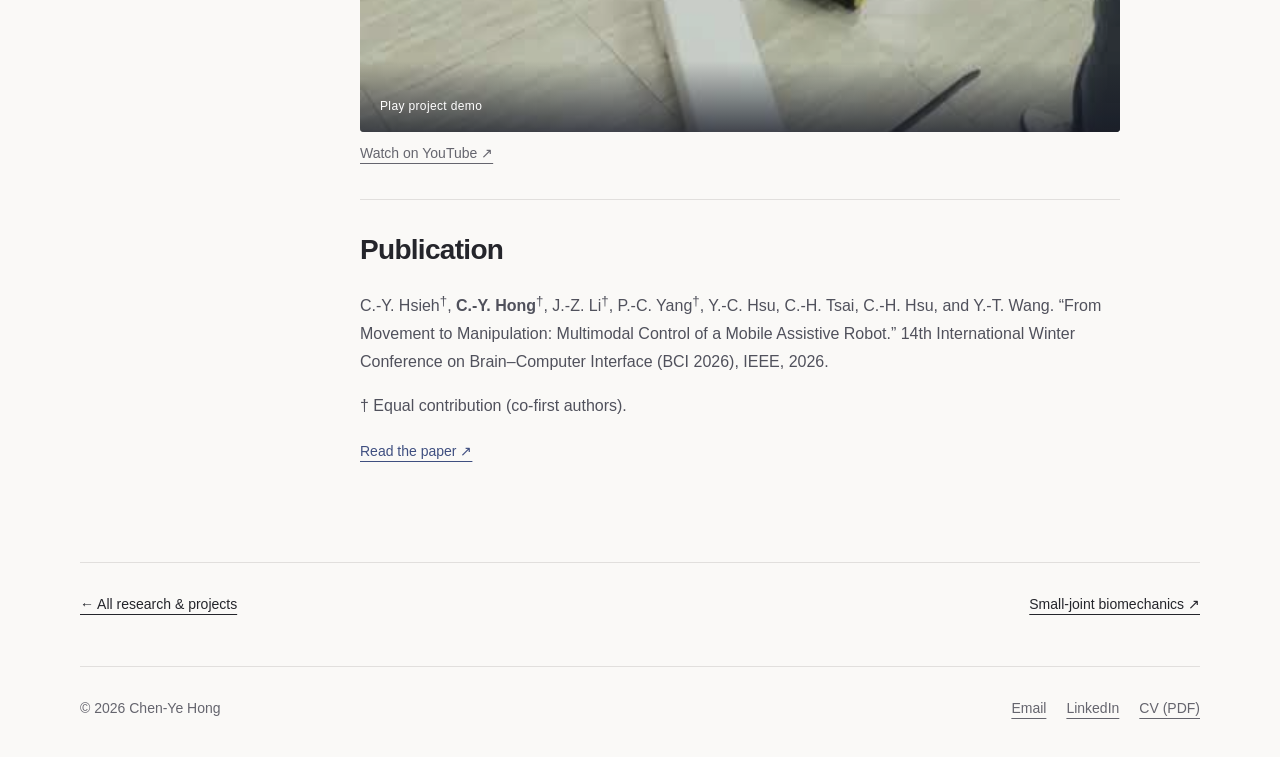
<file: research/assistive-robot/index.html>
<!doctype html>
<html lang="en">
<head>
  <meta charset="utf-8">
  <meta name="viewport" content="width=device-width, initial-scale=1">
  <title>Multimodal assistive robot — Chen-Ye Hong</title>
  <meta name="description" content="Combining brain, muscle, and gesture inputs for a mobile robot that retrieves objects.">
  <meta property="og:type" content="website">
  <meta property="og:title" content="Multimodal assistive robot — Chen-Ye Hong">
  <meta property="og:description" content="Combining brain, muscle, and gesture inputs for a mobile robot that retrieves objects.">
  <meta name="theme-color" content="#faf9f7">
  <link rel="icon" type="image/svg+xml" href="../../assets/favicon.svg">
  <link rel="stylesheet" href="../../assets/site.css?v=20261024-navigation">
</head>
<body>
<a class="skip" href="#main">Skip to content</a>
<div class="wrap">
  <header class="site-header">
    <a class="brand" href="../../" aria-label="Chen-Ye Hong, home">Chen-Ye Hong</a>
    <nav class="nav" aria-label="Main navigation"><a href="../../research/" aria-current="page">Research</a><a href="../../about/">About</a><a href="../../files/cv.pdf" target="_blank" rel="noopener noreferrer" title="Opens in a new tab">CV <span aria-hidden="true">↗</span><span class="sr-only"> (PDF)</span></a><a class="nav-email" href="mailto:chenyehong.ws@gmail.com">Email <span aria-hidden="true">↗</span></a></nav>
  </header>
  <main id="main"><header class="page-heading case-heading"><nav class="breadcrumbs" aria-label="Breadcrumb"><ol><li><a href="../../research/"><span aria-hidden="true">←</span> Research &amp; projects</a></li><li aria-current="page">Multimodal assistive robot</li></ol></nav><div class="eyebrow"><span class="keywords"><span>#BCI</span><span>#AssistiveRobotics</span></span></div><h1>Multimodal assistive robot</h1><p class="dek">Combining brain, muscle, and gesture inputs for a mobile robot that retrieves objects.</p><div class="project-meta"><div>BCI Lab, Academia Sinica<br>Dr. Yu-Te Wang</div><div>Jul–Aug 2025</div><div>Conference paper, BCI 2026</div></div></header><div class="case-layout"><nav class="case-nav" aria-label="On this page"><a href="#question">Research question</a><a href="#contribution">My contribution</a><a href="#outcome">Outcome</a><a href="#publication">Publication</a></nav><div class="case-content"><section id="question"><h2>Research question</h2><p>Moving a robot through a space and manipulating an object involve different control demands. Our team developed a mobile assistive robot that combines EEG, EMG, and vision-based gesture inputs for these tasks.</p></section><section id="contribution"><h2>My contribution</h2><div class="contribution-grid"><div><h3>My work</h3><ul><li>Designed and 3D-printed the mobile base.</li><li>Supported offline and online EEG experiments.</li><li>Implemented MediaPipe-based gesture control for an open-source six-degree-of-freedom arm.</li><li>Used gestures to select joints and lateral hand motion to control their rotation.</li></ul></div><div><h3>Team system</h3><p>The integrated platform combined these components with EEG and EMG control. Motor-imagery and SSVEP decoding were developed by other team members.</p></div></div></section><section id="outcome"><h2>Outcome</h2><p>The integrated team system completed two object-retrieval tasks. The work was reported in <em>From Movement to Manipulation: Multimodal Control of a Mobile Assistive Robot</em> at BCI 2026.</p><p>My contribution brought mechanical design and a gesture-based control interface into a broader BCI system.</p><a class="video-link" href="https://www.youtube.com/watch?v=icpEim1LvgI" target="_blank" rel="noopener noreferrer" title="Opens in a new tab"><span class="play" aria-hidden="true">▶</span><span><strong>Watch the system demonstration ↗</strong><small>Project video on YouTube</small></span></a></section><section id="publication"><h2>Publication</h2><p>C.-Y. Hsieh<sup>†</sup>, <strong>C.-Y. Hong</strong><sup>†</sup>, J.-Z. Li<sup>†</sup>, P.-C. Yang<sup>†</sup>, Y.-C. Hsu, C.-H. Tsai, C.-H. Hsu, and Y.-T. Wang. “From Movement to Manipulation: Multimodal Control of a Mobile Assistive Robot.” 14th International Winter Conference on Brain–Computer Interface (BCI 2026), IEEE, 2026.</p><p class="authorship-note">† Equal contribution (co-first authors).</p><a class="text-link" href="https://doi.org/10.1109/BCI69045.2026.11435052" target="_blank" rel="noopener noreferrer" title="Opens in a new tab">Read the paper ↗</a></section></div></div><div class="related"><a href="../../research/">← All research &amp; projects</a><a href="../../research/biomechanics/">Small-joint biomechanics ↗</a></div></main>
  <footer class="site-footer"><span>© 2026 Chen-Ye Hong</span><div class="footer-links"><a href="mailto:chenyehong.ws@gmail.com">Email</a><a href="https://www.linkedin.com/in/chen-ye-hong" target="_blank" rel="noopener noreferrer" title="Opens in a new tab">LinkedIn</a><a href="../../files/cv.pdf" target="_blank" rel="noopener noreferrer" title="Opens in a new tab">CV (PDF)</a></div></footer>
</div>
<script src="../../assets/interactions.js?v=20261024-navigation" defer></script>

</body>
</html>
</file>
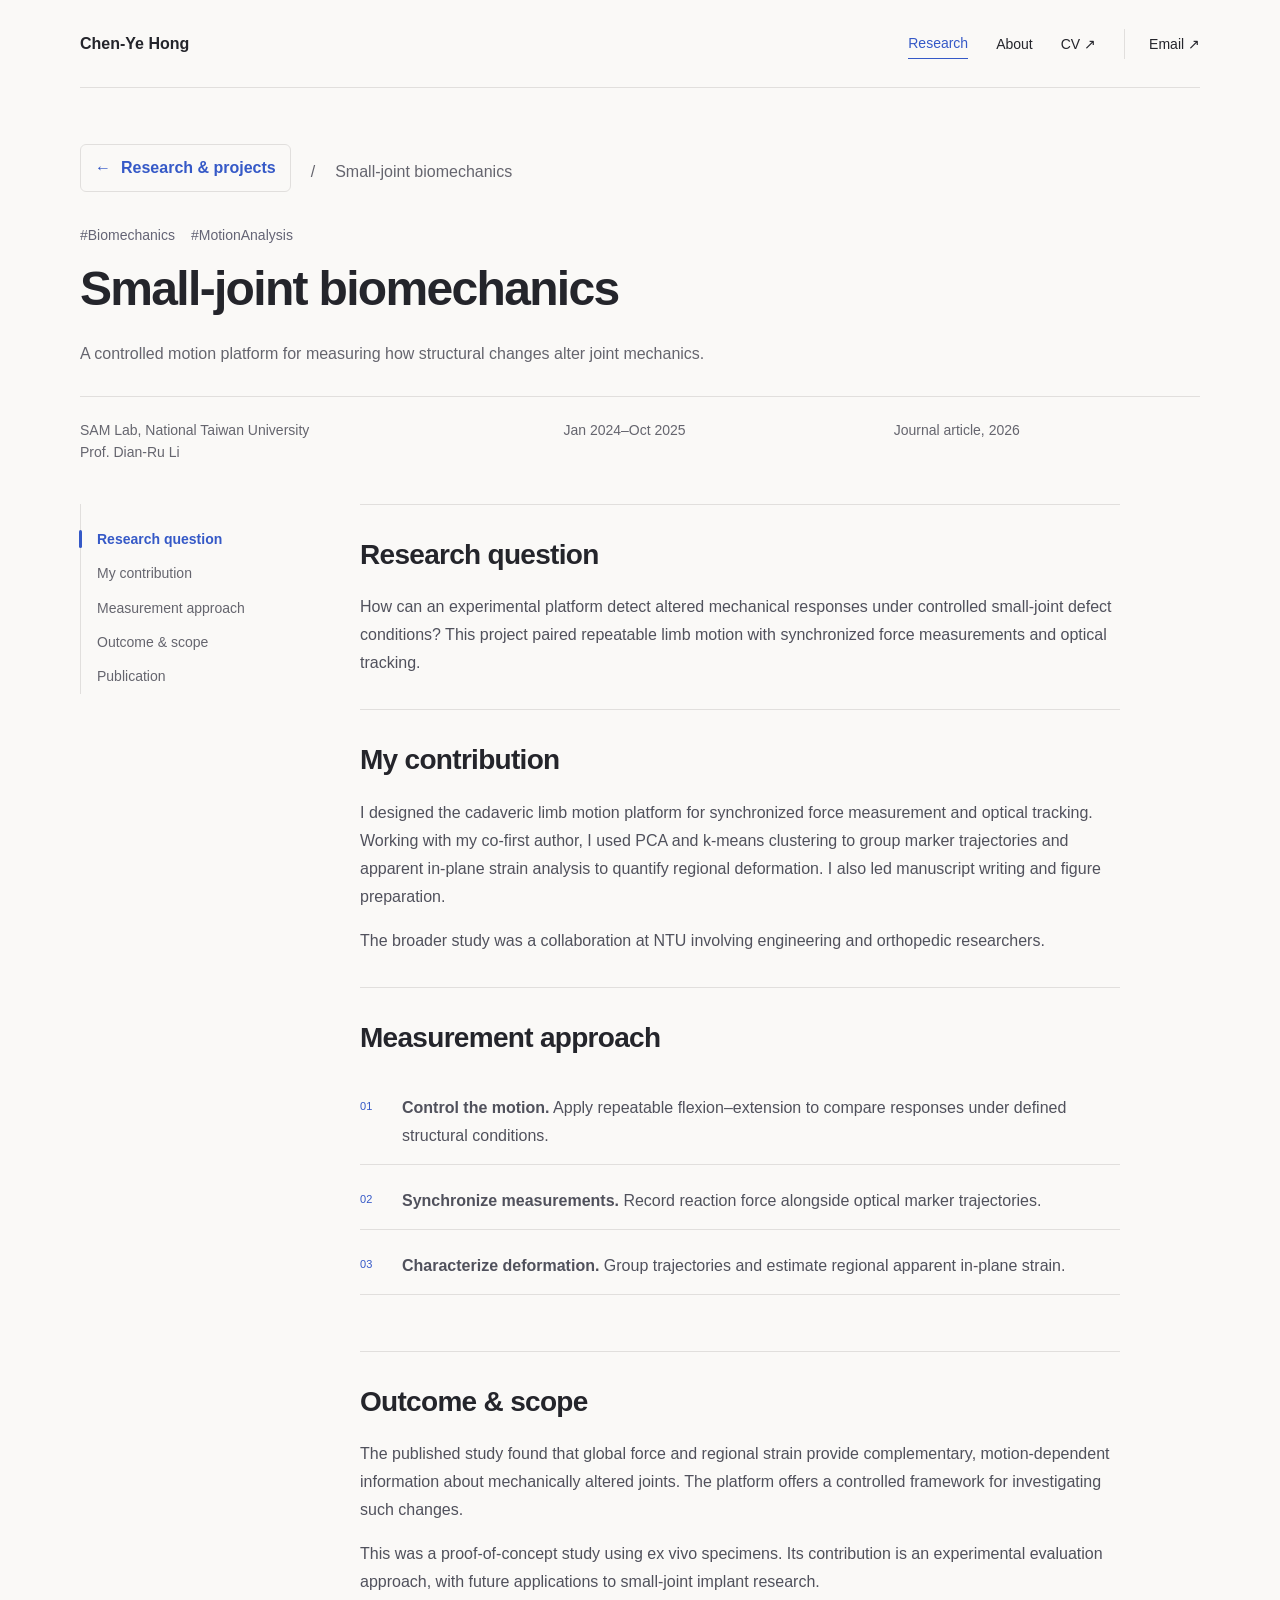
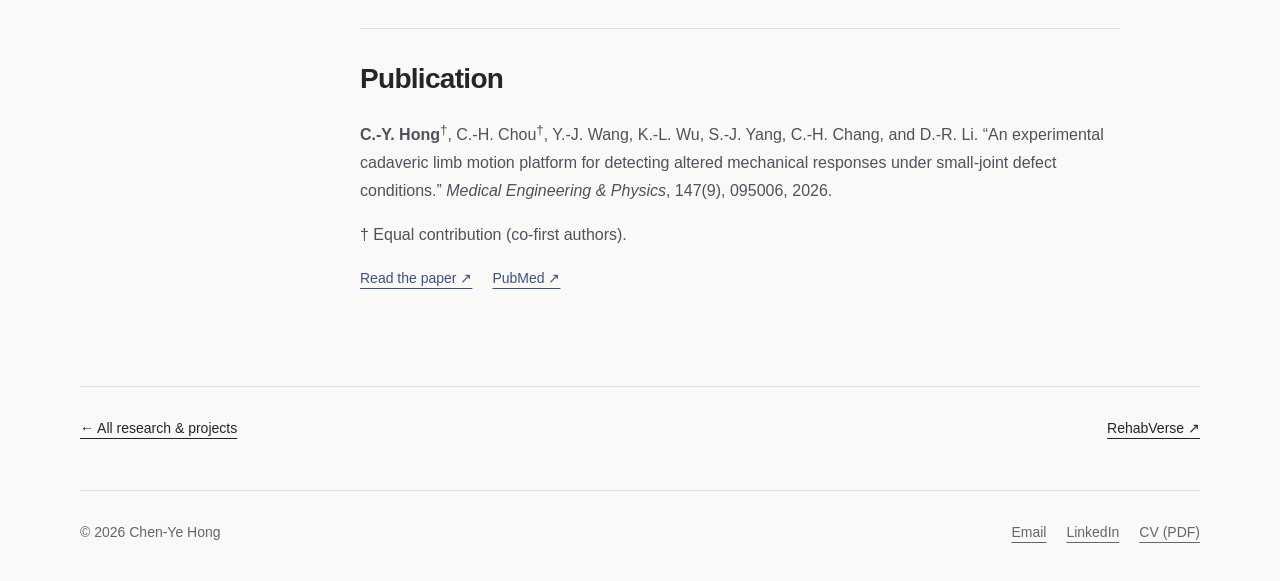
<file: research/biomechanics/index.html>
<!doctype html>
<html lang="en">
<head>
  <meta charset="utf-8">
  <meta name="viewport" content="width=device-width, initial-scale=1">
  <title>Small-joint biomechanics — Chen-Ye Hong</title>
  <meta name="description" content="A controlled motion platform for measuring how structural changes alter joint mechanics.">
  <meta property="og:type" content="website">
  <meta property="og:title" content="Small-joint biomechanics — Chen-Ye Hong">
  <meta property="og:description" content="A controlled motion platform for measuring how structural changes alter joint mechanics.">
  <meta name="theme-color" content="#faf9f7">
  <link rel="icon" type="image/svg+xml" href="../../assets/favicon.svg">
  <link rel="stylesheet" href="../../assets/site.css?v=20261024-navigation">
</head>
<body>
<a class="skip" href="#main">Skip to content</a>
<div class="wrap">
  <header class="site-header">
    <a class="brand" href="../../" aria-label="Chen-Ye Hong, home">Chen-Ye Hong</a>
    <nav class="nav" aria-label="Main navigation"><a href="../../research/" aria-current="page">Research</a><a href="../../about/">About</a><a href="../../files/cv.pdf" target="_blank" rel="noopener noreferrer" title="Opens in a new tab">CV <span aria-hidden="true">↗</span><span class="sr-only"> (PDF)</span></a><a class="nav-email" href="mailto:chenyehong.ws@gmail.com">Email <span aria-hidden="true">↗</span></a></nav>
  </header>
  <main id="main"><header class="page-heading case-heading"><nav class="breadcrumbs" aria-label="Breadcrumb"><ol><li><a href="../../research/"><span aria-hidden="true">←</span> Research &amp; projects</a></li><li aria-current="page">Small-joint biomechanics</li></ol></nav><div class="eyebrow"><span class="keywords"><span>#Biomechanics</span><span>#MotionAnalysis</span></span></div><h1>Small-joint biomechanics</h1><p class="dek">A controlled motion platform for measuring how structural changes alter joint mechanics.</p><div class="project-meta"><div>SAM Lab, National Taiwan University<br>Prof. Dian-Ru Li</div><div>Jan 2024–Oct 2025</div><div>Journal article, 2026</div></div></header><div class="case-layout"><nav class="case-nav" aria-label="On this page"><a href="#question">Research question</a><a href="#contribution">My contribution</a><a href="#method">Measurement approach</a><a href="#outcome">Outcome &amp; scope</a><a href="#publication">Publication</a></nav><div class="case-content"><section id="question"><h2>Research question</h2><p>How can an experimental platform detect altered mechanical responses under controlled small-joint defect conditions? This project paired repeatable limb motion with synchronized force measurements and optical tracking.</p></section><section id="contribution"><h2>My contribution</h2><p>I designed the cadaveric limb motion platform for synchronized force measurement and optical tracking. Working with my co-first author, I used PCA and k-means clustering to group marker trajectories and apparent in-plane strain analysis to quantify regional deformation. I also led manuscript writing and figure preparation.</p><p>The broader study was a collaboration at NTU involving engineering and orthopedic researchers.</p></section><section id="method"><h2>Measurement approach</h2><ol class="method-steps"><li><span><strong>Control the motion.</strong> Apply repeatable flexion–extension to compare responses under defined structural conditions.</span></li><li><span><strong>Synchronize measurements.</strong> Record reaction force alongside optical marker trajectories.</span></li><li><span><strong>Characterize deformation.</strong> Group trajectories and estimate regional apparent in-plane strain.</span></li></ol></section><section id="outcome"><h2>Outcome &amp; scope</h2><p>The published study found that global force and regional strain provide complementary, motion-dependent information about mechanically altered joints. The platform offers a controlled framework for investigating such changes.</p><p>This was a proof-of-concept study using ex vivo specimens. Its contribution is an experimental evaluation approach, with future applications to small-joint implant research.</p></section><section id="publication"><h2>Publication</h2><p><strong>C.-Y. Hong</strong><sup>†</sup>, C.-H. Chou<sup>†</sup>, Y.-J. Wang, K.-L. Wu, S.-J. Yang, C.-H. Chang, and D.-R. Li. “An experimental cadaveric limb motion platform for detecting altered mechanical responses under small-joint defect conditions.” <em>Medical Engineering &amp; Physics</em>, 147(9), 095006, 2026.</p><p class="authorship-note">† Equal contribution (co-first authors).</p><div class="inline-links"><a href="https://doi.org/10.1088/1873-4030/ae9ec7" target="_blank" rel="noopener noreferrer" title="Opens in a new tab">Read the paper ↗</a><a href="https://pubmed.ncbi.nlm.nih.gov/42648322/" target="_blank" rel="noopener noreferrer" title="Opens in a new tab">PubMed ↗</a></div></section></div></div><div class="related"><a href="../../research/">← All research &amp; projects</a><a href="../../research/rehabverse/">RehabVerse ↗</a></div></main>
  <footer class="site-footer"><span>© 2026 Chen-Ye Hong</span><div class="footer-links"><a href="mailto:chenyehong.ws@gmail.com">Email</a><a href="https://www.linkedin.com/in/chen-ye-hong" target="_blank" rel="noopener noreferrer" title="Opens in a new tab">LinkedIn</a><a href="../../files/cv.pdf" target="_blank" rel="noopener noreferrer" title="Opens in a new tab">CV (PDF)</a></div></footer>
</div>
<script src="../../assets/interactions.js?v=20261024-navigation" defer></script>

</body>
</html>
</file>
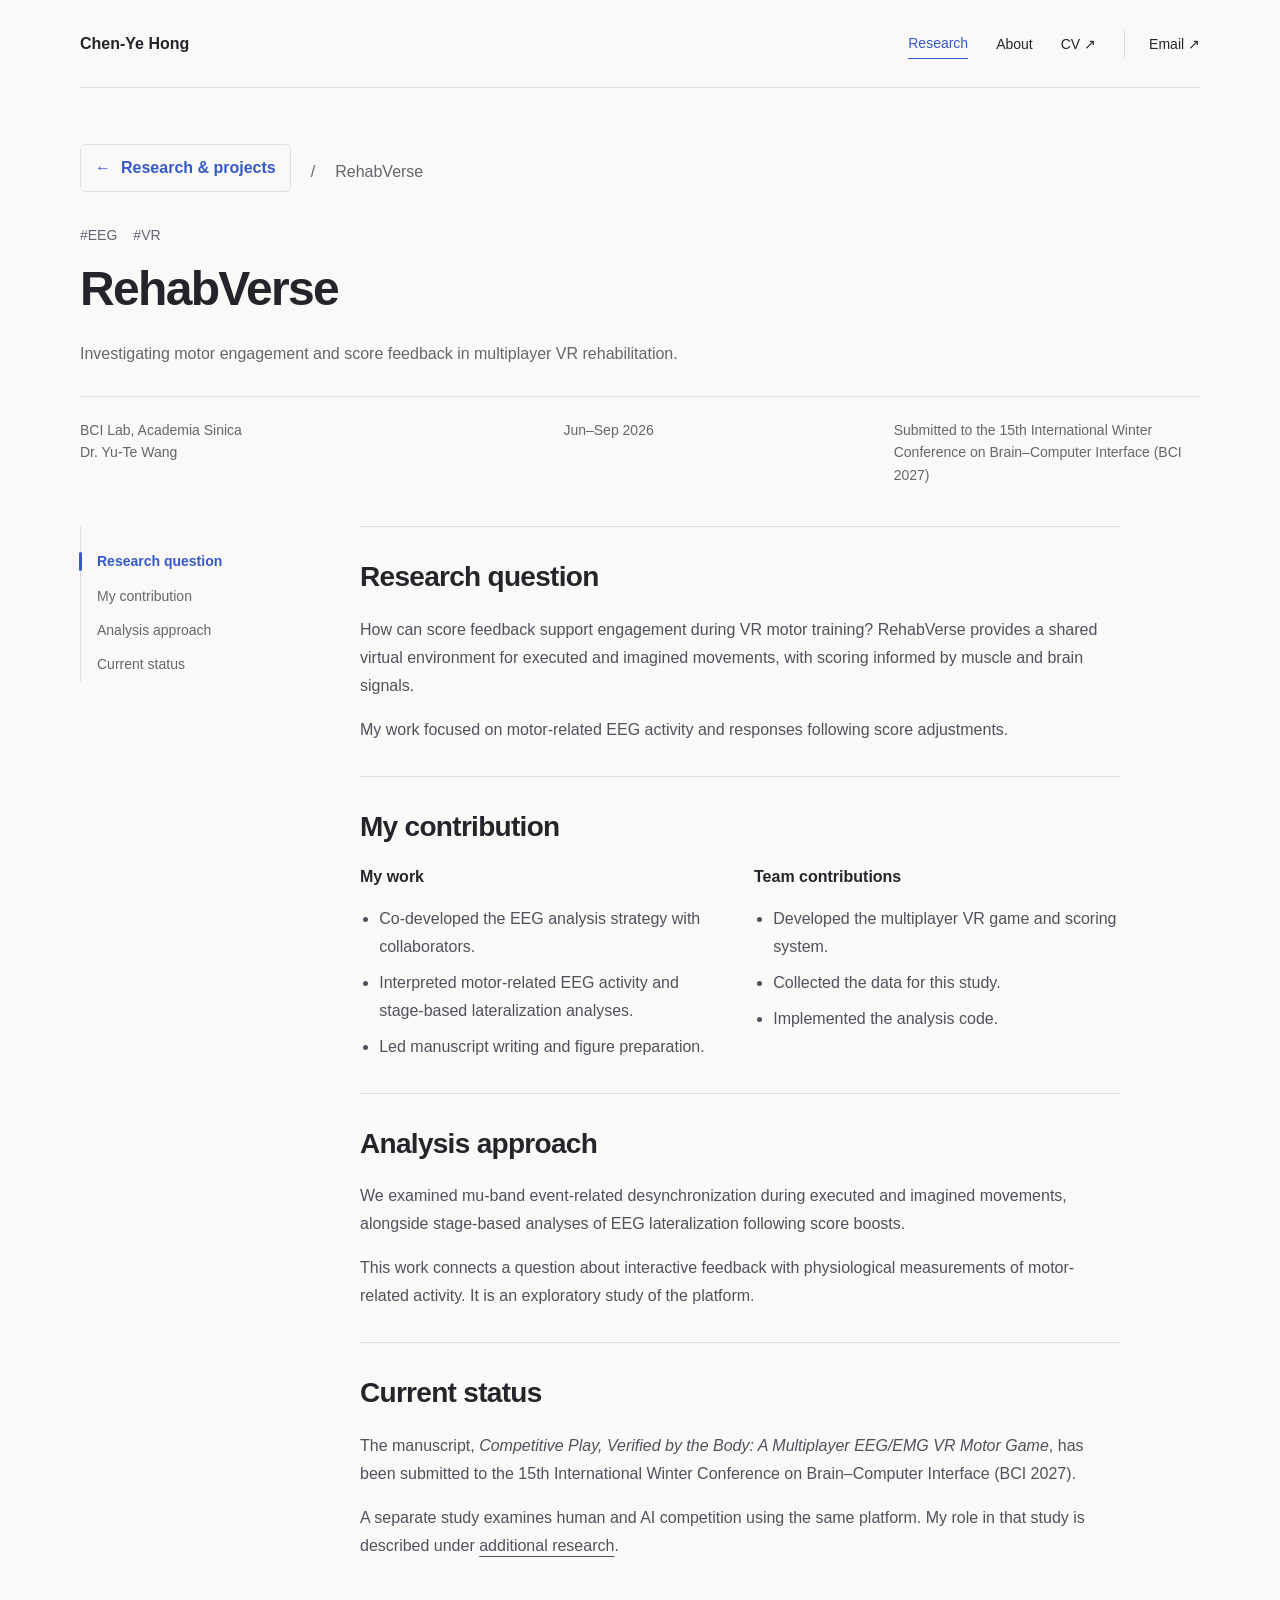
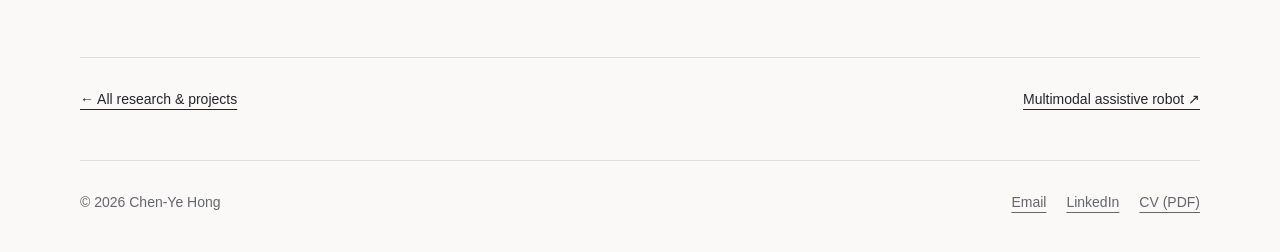
<file: research/rehabverse/index.html>
<!doctype html>
<html lang="en">
<head>
  <meta charset="utf-8">
  <meta name="viewport" content="width=device-width, initial-scale=1">
  <title>RehabVerse — Chen-Ye Hong</title>
  <meta name="description" content="Investigating motor engagement and score feedback in multiplayer VR rehabilitation.">
  <meta property="og:type" content="website">
  <meta property="og:title" content="RehabVerse — Chen-Ye Hong">
  <meta property="og:description" content="Investigating motor engagement and score feedback in multiplayer VR rehabilitation.">
  <meta name="theme-color" content="#faf9f7">
  <link rel="icon" type="image/svg+xml" href="../../assets/favicon.svg">
  <link rel="stylesheet" href="../../assets/site.css?v=20261024-navigation">
</head>
<body>
<a class="skip" href="#main">Skip to content</a>
<div class="wrap">
  <header class="site-header">
    <a class="brand" href="../../" aria-label="Chen-Ye Hong, home">Chen-Ye Hong</a>
    <nav class="nav" aria-label="Main navigation"><a href="../../research/" aria-current="page">Research</a><a href="../../about/">About</a><a href="../../files/cv.pdf" target="_blank" rel="noopener noreferrer" title="Opens in a new tab">CV <span aria-hidden="true">↗</span><span class="sr-only"> (PDF)</span></a><a class="nav-email" href="mailto:chenyehong.ws@gmail.com">Email <span aria-hidden="true">↗</span></a></nav>
  </header>
  <main id="main"><header class="page-heading case-heading"><nav class="breadcrumbs" aria-label="Breadcrumb"><ol><li><a href="../../research/"><span aria-hidden="true">←</span> Research &amp; projects</a></li><li aria-current="page">RehabVerse</li></ol></nav><div class="eyebrow"><span class="keywords"><span>#EEG</span><span>#VR</span></span></div><h1>RehabVerse</h1><p class="dek">Investigating motor engagement and score feedback in multiplayer VR rehabilitation.</p><div class="project-meta"><div>BCI Lab, Academia Sinica<br>Dr. Yu-Te Wang</div><div>Jun–Sep 2026</div><div>Submitted to the 15th International Winter Conference on Brain–Computer Interface (BCI 2027)</div></div></header><div class="case-layout"><nav class="case-nav" aria-label="On this page"><a href="#question">Research question</a><a href="#contribution">My contribution</a><a href="#approach">Analysis approach</a><a href="#status">Current status</a></nav><div class="case-content"><section id="question"><h2>Research question</h2><p>How can score feedback support engagement during VR motor training? RehabVerse provides a shared virtual environment for executed and imagined movements, with scoring informed by muscle and brain signals.</p><p>My work focused on motor-related EEG activity and responses following score adjustments.</p></section><section id="contribution"><h2>My contribution</h2><div class="contribution-grid"><div><h3>My work</h3><ul><li>Co-developed the EEG analysis strategy with collaborators.</li><li>Interpreted motor-related EEG activity and stage-based lateralization analyses.</li><li>Led manuscript writing and figure preparation.</li></ul></div><div><h3>Team contributions</h3><ul><li>Developed the multiplayer VR game and scoring system.</li><li>Collected the data for this study.</li><li>Implemented the analysis code.</li></ul></div></div></section><section id="approach"><h2>Analysis approach</h2><p>We examined mu-band event-related desynchronization during executed and imagined movements, alongside stage-based analyses of EEG lateralization following score boosts.</p><p>This work connects a question about interactive feedback with physiological measurements of motor-related activity. It is an exploratory study of the platform.</p></section><section id="status"><h2>Current status</h2><p>The manuscript, <em>Competitive Play, Verified by the Body: A Multiplayer EEG/EMG VR Motor Game</em>, has been submitted to the 15th International Winter Conference on Brain–Computer Interface (BCI 2027).</p><p>A separate study examines human and AI competition using the same platform. My role in that study is described under <a href="../../research/#competition">additional research</a>.</p></section></div></div><div class="related"><a href="../../research/">← All research &amp; projects</a><a href="../../research/assistive-robot/">Multimodal assistive robot ↗</a></div></main>
  <footer class="site-footer"><span>© 2026 Chen-Ye Hong</span><div class="footer-links"><a href="mailto:chenyehong.ws@gmail.com">Email</a><a href="https://www.linkedin.com/in/chen-ye-hong" target="_blank" rel="noopener noreferrer" title="Opens in a new tab">LinkedIn</a><a href="../../files/cv.pdf" target="_blank" rel="noopener noreferrer" title="Opens in a new tab">CV (PDF)</a></div></footer>
</div>
<script src="../../assets/interactions.js?v=20261024-navigation" defer></script>

</body>
</html>
</file>
<file: assets/site.css>
@charset "UTF-8";
:root{--paper:#faf9f7;--ink:#24252b;--muted:#65656e;--accent:#3559c7;--line:#e1dfdd;--soft:#eeeff5;--serif:Georgia,'Times New Roman',serif;--sans:Inter,-apple-system,BlinkMacSystemFont,'Segoe UI',sans-serif}
*{box-sizing:border-box}html{scroll-behavior:smooth;scroll-padding-top:28px}body{margin:0;background:var(--paper);color:var(--ink);font:16px/1.7 var(--sans);-webkit-font-smoothing:antialiased}a{color:inherit;text-underline-offset:5px;text-decoration-thickness:1px}a:hover{color:var(--accent)}button{font:inherit}img{display:block;max-width:100%;height:auto}svg{max-width:100%}::selection{background:#dce2ff}a:focus-visible,button:focus-visible,summary:focus-visible{outline:3px solid #3559c7;outline-offset:5px}p,h1,h2,h3,figure{margin:0}p+p{margin-top:1em}h1,h2,h3{font-weight:400}h1,h2{font-family:var(--serif)}h3{font-size:22px;line-height:1.35}ul{padding-left:1.2em}li+li{margin-top:.5em}.wrap{width:min(1120px,calc(100% - 96px));margin-inline:auto}.skip{position:absolute;top:-100px;left:20px;background:var(--ink);color:white;padding:12px;z-index:10}.skip:focus{top:10px}.site-header{display:flex;align-items:center;justify-content:space-between;gap:25px;padding:28px 0;border-bottom:1px solid var(--line)}.brand{display:flex;align-items:center;gap:12px;text-decoration:none;font-size:15px;font-weight:600;letter-spacing:.01em}.brand-mark{font-family:var(--serif);font-size:24px;font-weight:400;border-right:1px solid var(--line);padding-right:13px;line-height:1}.nav{display:flex;gap:28px;align-items:center;font-size:13px}.nav a{text-decoration:none;padding:4px 0}.nav a[aria-current=page]{border-bottom:1px solid var(--ink)}.nav .nav-email{border-left:1px solid var(--line);padding-left:24px}.eyebrow{font-size:11px;font-weight:600;letter-spacing:.14em;text-transform:uppercase;color:var(--muted)}.hero{padding:76px 0 66px;display:grid;grid-template-columns:1fr 190px;column-gap:95px;align-items:center}.hero h1{font-size:clamp(54px,6.7vw,86px);line-height:1.08;letter-spacing:-.055em;margin:16px 0 25px}.hero .intro{font-size:18px;line-height:1.65;max-width:700px}.hero .interests{margin-top:18px;font-size:16px;color:var(--muted);max-width:680px}.hero-photo{border-radius:2px;overflow:hidden;align-self:center}.hero-photo img{width:190px;aspect-ratio:4/5;object-fit:cover}.hero-photo figcaption{font-size:11px;letter-spacing:.03em;margin-top:11px;color:var(--muted)}.links{display:flex;gap:24px;flex-wrap:wrap;margin-top:25px;font-size:13px;font-weight:500}.links a{display:inline-block}.section{padding:55px 0;border-top:1px solid var(--line)}.section-head{display:flex;justify-content:space-between;gap:25px;align-items:baseline;margin-bottom:36px}.section-head h2{font-size:37px;line-height:1.2;letter-spacing:-.025em}.section-head>a{font-size:13px}.section-intro{color:var(--muted);max-width:610px;margin-top:15px}.project-row{display:grid;grid-template-columns:44% 1fr;gap:50px;align-items:center;padding:0 0 42px;margin-bottom:42px;border-bottom:1px solid var(--line)}.project-row:last-child{border-bottom:0;padding-bottom:0;margin-bottom:0}.project-visual{position:relative;display:block;text-decoration:none;background:#f0f0f5;overflow:hidden;aspect-ratio:1.55;border:1px solid #e1e1e8}.project-visual img{width:100%;height:100%;object-fit:contain}.project-visual.rehab{background:#eff0f5;display:flex;align-items:center;justify-content:center}.project-visual.rehab img{height:82%;width:auto;mix-blend-mode:multiply;position:relative;margin-left:-32%}.visual-note{position:absolute;right:7%;top:20%;width:30%;font-size:12px;line-height:1.5;color:#535b73}.visual-note strong{font:22px/1.2 var(--serif);display:block;margin-bottom:14px}.visual-label{position:absolute;bottom:15px;left:18px;font-size:9px;letter-spacing:.1em;text-transform:uppercase;color:var(--muted)}.project-index{font-size:11px;letter-spacing:.09em;text-transform:uppercase;color:var(--muted);margin-bottom:10px}.project-copy h3{font-family:var(--serif);font-size:30px;line-height:1.2;letter-spacing:-.02em;margin-bottom:15px}.project-copy h3 a{text-decoration:none}.project-copy>p{font-size:15px;color:var(--muted)}.project-role{margin-top:16px!important;font-size:12px!important;color:var(--ink)!important}.project-role strong{font-weight:600}.text-link{display:inline-block;font-size:13px;margin-top:20px}.independent{display:grid;grid-template-columns:200px 1fr;gap:38px;background:var(--ink);color:#f6f7fc;padding:40px;margin-top:44px}.independent .eyebrow{color:#c2c8e5}.independent h3{font-family:var(--serif);font-size:29px;margin-bottom:12px}.independent p{font-size:14px;color:#d2d5e3;max-width:640px}.independent a:hover{color:#d2dbff}.independent .links{margin-top:20px}.project-status{display:block;margin-top:16px;font-size:11px;color:#c6cbe0}.pub-list{list-style:none;padding:0;margin:0}.pub{display:grid;grid-template-columns:165px 1fr;gap:34px;padding:25px 0;border-bottom:1px solid var(--line);margin:0}.pub:first-child{padding-top:0}.pub:last-child{border:0;padding-bottom:0}.pub-type{font-size:11px;color:var(--muted);line-height:1.6}.pub-type span{display:block;color:var(--ink);font-size:12px;margin-top:4px}.pub h3{font:21px/1.4 var(--serif);margin-bottom:9px}.pub p{font-size:12px;color:var(--muted)}.pub .pub-link{font-size:12px;display:inline-block;margin-top:8px}.community-teaser{display:grid;grid-template-columns:1fr 280px;gap:65px;align-items:center}.community-teaser h2{font-size:36px;line-height:1.2;margin:10px 0 18px}.community-teaser p{font-size:15px;max-width:650px;color:var(--muted)}.community-teaser img{aspect-ratio:4/3;object-fit:cover}.site-footer{display:flex;justify-content:space-between;gap:30px;border-top:1px solid var(--line);padding:30px 0 38px;color:var(--muted);font-size:11px}.footer-links{display:flex;gap:20px}.page-heading{padding:65px 0 48px;max-width:800px}.page-heading h1{font-size:clamp(44px,5.5vw,64px);line-height:1.12;letter-spacing:-.04em;margin:15px 0 22px}.page-heading .dek{font-size:19px;line-height:1.6;color:var(--muted)}.breadcrumbs{font-size:12px;color:var(--muted);margin-bottom:32px}.project-meta{display:flex;gap:28px;flex-wrap:wrap;margin-top:28px;font-size:12px;color:var(--muted)}.project-meta strong{display:block;font-weight:500;color:var(--ink)}.case-layout{display:grid;grid-template-columns:210px minmax(0,1fr);gap:70px;align-items:start;padding-bottom:65px}.case-nav{position:sticky;top:30px;font-size:12px;border-top:1px solid var(--line);padding-top:18px}.case-nav a{display:block;text-decoration:none;padding:6px 0;color:var(--muted)}.case-nav a:hover{color:var(--ink);text-decoration:underline}.case-content{min-width:0;max-width:760px}.case-content section{padding:32px 0;border-top:1px solid var(--line)}.case-content h2{font-size:30px;line-height:1.25;margin-bottom:18px;letter-spacing:-.02em}.case-content h3{font-size:16px;font-weight:600;margin:24px 0 10px}.case-content p,.case-content li{font-size:15px;color:#50515c}.case-content figure{margin:26px 0}.case-content figcaption{font-size:11px;line-height:1.65;color:var(--muted);margin-top:11px;max-width:650px}.case-content .project-visual{aspect-ratio:1.8}.case-content .project-visual.rehab img{height:85%}.case-content .visual-note{font-size:14px}.case-content .visual-note strong{font-size:28px}.contribution-grid{display:grid;grid-template-columns:1fr 1fr;gap:28px}.contribution-grid h3{margin-top:0}.contribution-grid ul{margin-bottom:0}.method-steps{list-style:none;counter-reset:steps;padding:0;margin:24px 0}.method-steps li{counter-increment:steps;display:grid;grid-template-columns:30px 1fr;gap:12px;padding:14px 0;border-bottom:1px solid var(--line)}.method-steps li:before{content:'0' counter(steps);font-size:11px;color:var(--accent);padding-top:3px}.video-link{display:flex;align-items:center;gap:18px;padding:22px 25px;background:var(--soft);text-decoration:none;margin-top:24px}.video-link .play{display:grid;place-items:center;width:42px;height:42px;border:1px solid #b0b7d0;border-radius:50%;flex-shrink:0;font-size:13px}.video-link strong{font-size:14px;font-weight:500;display:block}.video-link small{font-size:11px;color:var(--muted)}.related{border-top:1px solid var(--line);padding:30px 0 50px;display:flex;justify-content:space-between;gap:25px;font-size:14px}.research-list .project-row{grid-template-columns:38% 1fr}.other-project{display:grid;grid-template-columns:165px 1fr;gap:34px;padding:28px 0;border-bottom:1px solid var(--line)}.other-project:last-child{border:0}.other-project .eyebrow{font-size:10px}.other-project h3{font:26px/1.3 var(--serif);margin-bottom:12px}.other-project p{font-size:14px;color:var(--muted);max-width:710px}.other-project .small-meta{font-size:12px;color:var(--ink);margin-top:12px}.about-layout{display:grid;grid-template-columns:minmax(0,1fr) 245px;gap:85px;padding-bottom:60px}.about-main section{padding:30px 0;border-top:1px solid var(--line)}.about-main h2{font-size:31px;margin-bottom:18px}.about-main p{font-size:15px;color:#50515c}.education{margin-top:25px}.education h3{font-size:16px;font-weight:500}.education p{font-size:13px}.education time{font-size:11px;color:var(--muted)}.about-aside{font-size:12px;color:var(--muted)}.about-aside img{margin-bottom:24px}.about-aside h2{font:12px var(--sans);font-weight:600;color:var(--ink);margin:25px 0 10px}.about-aside a{display:inline-block;margin-bottom:8px}.about-image{margin:24px 0}.about-image img{width:100%;aspect-ratio:16/9;object-fit:cover}.about-image figcaption{font-size:11px;color:var(--muted);margin-top:8px}.inline-links{display:flex;gap:20px;flex-wrap:wrap;font-size:12px;margin-top:18px}.contact-line{overflow-wrap:anywhere}.status-line{font-size:13px;color:var(--muted);margin-top:12px}.not-found{padding:90px 0;max-width:650px}.not-found h1{font-size:52px;line-height:1.2;margin:15px 0 25px}
@media(min-width:1400px){.hero{padding-top:88px;padding-bottom:78px}}
@media(max-width:900px){.wrap{width:calc(100% - 56px)}.hero{gap:40px;grid-template-columns:1fr 160px}.hero-photo img{width:160px}.project-row{gap:30px;grid-template-columns:42% 1fr}.project-copy h3{font-size:26px}.case-layout{grid-template-columns:155px minmax(0,1fr);gap:35px}.independent{grid-template-columns:145px 1fr;padding:30px;gap:25px}.community-teaser{gap:35px;grid-template-columns:1fr 230px}.about-layout{gap:40px;grid-template-columns:1fr 200px}.nav{gap:20px}.pub{grid-template-columns:135px 1fr;gap:25px}}
@media(max-width:640px){.wrap{width:calc(100% - 40px)}.site-header{padding:20px 0;flex-wrap:wrap;gap:17px}.brand{font-size:14px}.nav{width:100%;gap:24px;font-size:12px}.nav .nav-email{margin-left:auto;padding-left:18px}.hero{padding:42px 0 40px;display:grid;grid-template-columns:1fr 85px;gap:0 15px;align-items:start}.hero-copy{display:contents}.hero .eyebrow{grid-column:1;font-size:9px;align-self:end}.hero h1{grid-column:1;font-size:49px;margin:14px 0 22px;line-height:1.04}.hero .intro,.hero .interests,.hero .links{grid-column:1/-1}.hero .intro{font-size:16px}.hero .interests{font-size:14px;margin-top:15px}.hero .links{margin-top:22px}.hero-photo{grid-column:2;grid-row:1/3;align-self:center;margin-top:-8px}.hero-photo img{width:85px;aspect-ratio:4/5}.hero-photo figcaption{display:none}.section{padding:36px 0}.section-head{margin-bottom:28px;gap:15px;align-items:center}.section-head h2{font-size:30px}.section-head>a{font-size:11px;white-space:nowrap}.project-row,.research-list .project-row{grid-template-columns:1fr;gap:22px;padding-bottom:30px;margin-bottom:30px}.project-visual{aspect-ratio:1.65}.project-copy h3{font-size:28px;margin-bottom:12px}.project-copy>p{font-size:14px}.project-role{margin-top:12px!important}.project-index{font-size:10px;margin-bottom:8px}.text-link{margin-top:15px}.independent{grid-template-columns:1fr;gap:17px;padding:26px 23px;margin-top:32px}.independent h3{font-size:27px}.independent .project-status{margin-top:7px}.pub{grid-template-columns:1fr;gap:10px;padding:22px 0}.pub-type{display:flex;gap:10px;align-items:baseline}.pub-type span{margin:0}.pub h3{font-size:20px}.community-teaser{grid-template-columns:1fr;gap:25px}.community-teaser h2{font-size:30px}.community-teaser img{width:100%;aspect-ratio:16/9}.site-footer{flex-direction:column;gap:14px;padding:25px 0}.footer-links{gap:25px}.page-heading{padding:40px 0 30px}.page-heading h1{font-size:41px;margin:13px 0 20px}.page-heading .dek{font-size:17px}.breadcrumbs{font-size:11px;margin-bottom:25px}.project-meta{gap:16px 25px;font-size:11px}.case-layout{grid-template-columns:1fr;gap:0;padding-bottom:30px}.case-nav{position:static;display:flex;flex-wrap:wrap;gap:5px 20px;padding:12px 0 18px;border-top:1px solid var(--line);font-size:11px}.case-content section{padding:27px 0}.case-content h2{font-size:27px}.case-content p,.case-content li{font-size:14px}.case-content .project-visual{aspect-ratio:1.5}.case-content .visual-note{font-size:11px}.case-content .visual-note strong{font-size:22px}.contribution-grid{grid-template-columns:1fr;gap:25px}.related{font-size:12px;padding-bottom:35px;flex-wrap:wrap}.other-project{grid-template-columns:1fr;gap:10px;padding:24px 0}.other-project h3{font-size:24px}.about-layout{display:flex;flex-direction:column;gap:20px;padding-bottom:35px}.about-aside{display:grid;grid-template-columns:100px 1fr;gap:0 25px;border-top:1px solid var(--line);padding-top:25px}.about-aside img{grid-row:1/4;width:100px;margin:0}.about-aside h2{margin-top:0}.about-aside .aside-links{grid-column:2}.about-main section{padding:25px 0}.about-main h2{font-size:28px}.links{gap:20px}.visual-note{font-size:11px}.visual-label{font-size:8px}.not-found{padding:60px 0}}
@media(prefers-reduced-motion:reduce){html{scroll-behavior:auto}}
@media print{body{background:white;color:black}.wrap{width:100%}.site-header,.site-footer,.case-nav,.skip,.video-link{display:none}.hero,.section,.page-heading{padding:20px 0}.project-row,figure,.pub{break-inside:avoid}.case-layout{display:block}.case-content{max-width:none}a{color:black}.independent{background:white;color:black;border:1px solid #aaa}.independent p,.independent .eyebrow{color:black}}

.sr-only{position:absolute;width:1px;height:1px;padding:0;margin:-1px;overflow:hidden;clip:rect(0,0,0,0);white-space:nowrap;border:0}

.footer-links{flex-wrap:wrap}

/* Visual direction 02 — warm neutrals, graphite, and blue. */
html{scroll-padding-top:120px}.site-header{position:sticky;top:0;z-index:30;background:rgba(250,249,247,.94);backdrop-filter:blur(16px);transition:box-shadow .2s ease,padding .2s ease}.has-scrolled .site-header{box-shadow:0 8px 18px -18px #25263d}.nav a{position:relative;transition:color .18s ease}.nav a:hover{color:var(--accent)}.nav a[aria-current=page]{border-color:var(--accent);color:var(--accent)}.brand-mark{color:var(--accent)}.eyebrow{color:#646475}.hero .eyebrow:before,.page-heading>.eyebrow:before{content:'';display:inline-block;width:6px;height:6px;border-radius:50%;margin-right:10px;background:var(--accent);vertical-align:2px}.hero h1{color:#272735}.hero .links>a:first-child{color:var(--accent)}.project-copy h3 a{transition:color .18s ease}.project-index{color:#686b80}.project-role strong{color:#3d4564}.text-link,.inline-links a,.pub-link{color:#3f4f80}.links a,.text-link{transition:color .18s ease,transform .18s ease}.project-visual{border:0;border-radius:3px}.project-visual.rehab img{filter:grayscale(1);mix-blend-mode:multiply}.project-visual .visual-note{color:#555f7e}.project-visual img{transition:transform .4s cubic-bezier(.2,.65,.3,1)}.project-visual.video-still img{object-fit:cover}.project-visual.video-still .visual-label{color:white;bottom:0;left:0;right:0;padding:24px 18px 14px;background:linear-gradient(transparent,rgba(20,23,38,.75))}.independent{border-radius:4px;background:linear-gradient(120deg,#262834,#242736 60%,#30364f);grid-template-columns:230px 1fr;align-items:center}.independent-media{display:block;position:relative;overflow:hidden;aspect-ratio:16/10;border-radius:3px}.independent-media img{width:100%;height:100%;object-fit:cover;transition:transform .4s ease}.independent-media .media-play{position:absolute;left:12px;bottom:12px;border-radius:50%;width:32px;height:32px;display:grid;place-items:center;color:white;background:rgba(27,30,48,.8);font-size:11px}.independent .eyebrow{margin-bottom:12px}.independent .project-status{margin-top:10px}.case-nav{top:116px;padding-left:16px;border-left:1px solid var(--line);border-top:0}.case-nav a{position:relative;transition:color .2s ease}.case-nav a[aria-current=location]{color:var(--accent);font-weight:600}.case-nav a[aria-current=location]:before{content:'';position:absolute;left:-18px;top:8px;bottom:8px;width:3px;border-radius:2px;background:var(--accent)}.reading-progress{position:fixed;z-index:80;left:0;top:0;width:100%;height:2px;background:var(--accent);transform:scaleX(0);transform-origin:left;pointer-events:none}.back-to-top{position:fixed;right:25px;bottom:24px;z-index:40;width:42px;height:42px;display:grid;place-items:center;border:1px solid #d7dae6;border-radius:50%;color:var(--accent);background:rgba(250,249,247,.95);box-shadow:0 3px 14px #2022360c;cursor:pointer}.back-to-top[hidden]{display:none}.demo-block{margin-top:25px}.demo-player{display:block;position:relative;width:100%;aspect-ratio:16/9;border:0;border-radius:4px;overflow:hidden;background:#222631;color:white;padding:0;cursor:pointer}.demo-player img{width:100%;height:100%;object-fit:cover;transition:transform .4s ease,filter .4s ease;filter:brightness(.82)}.demo-play-icon{position:absolute;left:50%;top:50%;transform:translate(-50%,-50%);display:grid;place-items:center;width:64px;height:64px;border:1px solid #ffffff90;border-radius:50%;background:#ffffff24;backdrop-filter:blur(8px);font-size:20px;padding-left:4px;transition:background .2s ease,scale .2s ease}.demo-caption{position:absolute;left:0;right:0;bottom:0;padding:35px 20px 15px;text-align:left;font-size:12px;letter-spacing:.03em;background:linear-gradient(transparent,#161925c0)}.demo-fallback{display:inline-block;margin-top:10px;font-size:11px;color:var(--muted)}iframe.demo-player{cursor:auto}.entered-view{animation:enter-view .36s cubic-bezier(.2,.65,.3,1) both}@keyframes enter-view{from{opacity:.55;transform:translateY(9px)}to{opacity:1;transform:translateY(0)}}
@media(hover:hover){.project-row:hover .project-copy h3 a{color:var(--accent)}.project-visual:hover img,.independent-media:hover img{transform:scale(1.025)}.text-link:hover,.links a:hover{transform:translateX(3px)}.demo-player:hover img{transform:scale(1.02);filter:brightness(.95)}.demo-player:hover .demo-play-icon{background:#3559c7b0;scale:1.05}.back-to-top:hover{background:#edf0fb}}
@media(max-width:900px){.independent{grid-template-columns:180px 1fr}}
@media(max-width:640px){html{scroll-padding-top:130px}.site-header{padding:16px 0;gap:13px}.case-nav{position:static;padding:12px 0 18px;border-left:0;border-top:1px solid var(--line)}.case-nav a[aria-current=location]:before{left:0;right:0;top:auto;bottom:0;height:1px;width:auto}.independent{grid-template-columns:1fr}.independent-media{aspect-ratio:16/9}.back-to-top{right:13px;bottom:13px;width:38px;height:38px}.demo-play-icon{width:52px;height:52px;font-size:16px}.hero .eyebrow:before{vertical-align:1px}}
@media(prefers-reduced-motion:reduce){html{scroll-behavior:auto}*,*:before,*:after{animation:none!important;transition:none!important}.entered-view{opacity:1;transform:none}}
@media print{.reading-progress,.back-to-top{display:none}.site-header{position:static}.entered-view{animation:none}.independent{background:white;color:black}}

/* Clarity pass: fewer labels and readable supporting information. */
.brand{font-size:16px;letter-spacing:0}.project-role{font-size:14px!important;line-height:1.6}.pub-type{font-size:13px}.pub-type span{font-size:13px}.pub p{font-size:13px;line-height:1.6}.pub .pub-link{font-size:13px}.project-meta{display:block;font-size:14px;line-height:1.7;max-width:720px}.about-aside{font-size:14px;line-height:1.6}.about-aside .aside-links{margin-top:20px}.case-content figcaption,.about-image figcaption{font-size:13px}.demo-fallback{font-size:13px}.visual-note{font-size:14px;line-height:1.45}.visual-note strong{font-size:25px}.site-footer{font-size:13px}.other-project .small-meta{font-size:13px;color:var(--muted)}
@media(max-width:640px){.project-role{font-size:14px!important}.project-meta{font-size:13px}.pub p{font-size:13px}.site-footer{font-size:12px}.visual-note{font-size:12px}.visual-note strong{font-size:22px}}

/* Illustration retained for the independent robot-pet project. */
.project-visual{aspect-ratio:3/2;background:#f3f0ea}
.project-visual img,.project-visual.rehab img{width:100%;height:100%;margin:0;object-fit:cover;filter:none;mix-blend-mode:normal}
.case-content .project-visual{aspect-ratio:3/2}
.independent-media{aspect-ratio:3/2}

/* Research summaries: title at left, question and contribution at right. */
.project-row-text,.research-list .project-row-text{grid-template-columns:minmax(0, .9fr) minmax(0, 1.1fr);gap:64px;align-items:start;padding-bottom:34px;margin-bottom:34px}
.project-row-text .project-copy h3{margin-bottom:0;max-width:420px}
.project-summary>p{font-size:15px;line-height:1.7;color:var(--muted)}
.project-row-text .project-index{font-size:12px;letter-spacing:.04em}
@media(max-width:640px){.project-row-text,.research-list .project-row-text{grid-template-columns:1fr;gap:16px;padding-bottom:28px;margin-bottom:28px}.project-summary>p{font-size:14px}.project-row-text .project-copy h3{font-size:27px}}

/* About uses a single body-text scale, with hierarchy carried by weight and spacing. */
.about-layout{--about-body:15px}
.about-main p,.education p,.education time,.about-aside{font-family:var(--sans);font-size:var(--about-body);line-height:1.75}
.education h3{font-family:var(--sans);font-size:17px;line-height:1.45;font-weight:600}
.education time{display:block;margin:.2rem 0;color:var(--muted)}
.about-aside .aside-links{font-size:var(--about-body);line-height:1.75}
.about-image figcaption{font-size:14px;line-height:1.65}
/* Shared editorial rules: concise tags, structured metadata, spacious project feature. */
.page-heading>.eyebrow:before{display:none}
.keywords{display:flex;flex-wrap:wrap;gap:6px 16px;text-transform:none;letter-spacing:0;font-size:13px;line-height:1.6;font-weight:500}
.other-project .keywords{flex-direction:column;gap:4px}
.hero h1{margin-top:0}
.hero .interests{font-size:17px;line-height:1.75}
.pub-link+.pub-link{margin-left:20px}
.independent{grid-template-columns:minmax(260px,.9fr) minmax(0,1.1fr);gap:44px;padding:44px}
.independent h3{font-size:34px;line-height:1.2}
.independent h3 a{text-decoration:none}
.independent h3 a:hover{text-decoration:underline;text-underline-offset:5px}
.independent p{font-size:15px;line-height:1.75}
.case-heading{max-width:none}
.case-heading h1{font-size:clamp(34px,4.2vw,52px);letter-spacing:-.035em}
.case-heading .dek{max-width:800px}
.case-heading .project-meta{display:grid;grid-template-columns:minmax(0,1.5fr) minmax(0,1fr) minmax(0,1fr);max-width:none;gap:24px;font-size:14px;padding-top:22px;border-top:1px solid var(--line)}
.about-layout{display:block;max-width:800px}
.education-award{margin-top:12px}
.about-main h3{font:600 17px/1.45 var(--sans)}
.internship-dates{color:var(--muted);margin:6px 0 16px}
@media(max-width:900px){.independent{gap:28px;padding:30px;grid-template-columns:minmax(200px,.8fr) minmax(0,1.2fr)}.independent h3{font-size:29px}}
@media(max-width:640px){.hero h1{grid-row:1;margin-top:0;font-size:43px}.hero-photo{grid-row:1;margin-top:0}.hero .intro{margin-top:12px}.hero .interests{font-size:15px}.independent{grid-template-columns:1fr;padding:26px;gap:24px}.case-heading h1{font-size:36px;overflow-wrap:break-word}.case-heading .project-meta{grid-template-columns:1fr;gap:10px}.other-project .keywords{flex-direction:row;gap:6px 16px}}
@media(max-width:640px){.about-layout{--about-body:15px}.independent-media{aspect-ratio:3/2}}

/* Typography: one family and five shared levels across every page. */
:root{
  --sans:'Avenir Next',Avenir,'Segoe UI',sans-serif;
  --serif:var(--sans);
  --type-title:48px;
  --type-section:28px;
  --type-project:22px;
  --type-body:16px;
  --type-detail:14px;
}
body{font-family:var(--sans);font-size:var(--type-body);line-height:1.75}
h1,h2,h3{font-family:var(--sans);font-weight:600;text-wrap:pretty}
.hero h1,.page-heading h1,.case-heading h1,.not-found h1{
  font-size:var(--type-title);line-height:1.18;letter-spacing:-.035em;font-weight:600;
}
.hero h1{margin-bottom:24px}
.section-head h2,.community-teaser h2,.case-content h2,.about-main h2{
  font-size:var(--type-section);line-height:1.3;letter-spacing:-.025em;
}
.project-copy h3,.project-row-text .project-copy h3,.independent h3,.other-project h3,.pub h3{
  font-family:var(--sans);font-size:var(--type-project);line-height:1.4;letter-spacing:-.015em;font-weight:600;
}
.hero .intro,.hero .interests,.page-heading .dek,.project-copy>p,.project-summary>p,
.independent p,.community-teaser p,.case-content p,.case-content li,.other-project p,
.about-main p,.education p,.education time,.pub p,.about-aside{
  font-family:var(--sans);font-size:var(--type-body);line-height:1.75;
}
.project-role{font-size:var(--type-body)!important;line-height:1.75}
.hero .interests{color:var(--ink);max-width:720px}
.hero .intro{color:var(--muted)}
.case-content h3,.education h3,.about-main h3,.brand,.video-link strong{
  font-family:var(--sans);font-size:var(--type-body);line-height:1.5;font-weight:600;
}
.eyebrow,.project-index,.project-row-text .project-index,.keywords,.other-project .eyebrow,
.nav,.section-head>a,.links,.text-link,.inline-links,.pub-type,.pub-type span,.pub .pub-link,
.breadcrumbs,.project-meta,.case-heading .project-meta,.case-nav,.other-project .small-meta,
.case-content figcaption,.about-image figcaption,.site-footer,.related,.demo-fallback,.video-link small{
  font-family:var(--sans);font-size:var(--type-detail);line-height:1.6;letter-spacing:0;text-transform:none;
}
.eyebrow,.project-index,.keywords{font-weight:500}
.pub p{margin-top:6px}
.hero{padding-top:64px;padding-bottom:56px}
.page-heading{padding-top:56px;padding-bottom:40px}
.project-row-text .project-copy h3{max-width:none}
.section-head{margin-bottom:32px}
.project-row-text,.research-list .project-row-text{padding-bottom:32px;margin-bottom:32px}
.case-content h2,.about-main h2{margin-bottom:20px}
@media(max-width:640px){
  :root{--type-title:34px}
  .hero{padding-top:36px;padding-bottom:36px;grid-template-columns:minmax(0,1fr) 72px;gap:0 16px}
  .hero h1{align-self:center;margin:0;letter-spacing:-.04em}
  .hero-photo img{width:72px}
  .hero .intro{margin-top:24px}
  .hero .interests{margin-top:16px}
  .page-heading{padding-top:36px;padding-bottom:32px}
  .section-head{align-items:baseline;flex-wrap:wrap;gap:12px}
  .nav{gap:20px}
  .nav .nav-email{padding-left:16px}
}

/* Compact biography and consistent research entries. */
.research-heading{max-width:none}
.research-heading h1{font-size:clamp(34px,3.7vw,48px)}
.research-heading .dek{max-width:800px}
.about-heading{max-width:900px}
.about-heading p{font-size:var(--type-body);line-height:1.75;color:var(--muted);max-width:800px}
.about-heading .dek{color:var(--ink)}
.about-layout{max-width:1000px}
.about-main>section>p,.about-main .about-image{max-width:800px}
.education-grid{display:grid;grid-template-columns:1fr 1fr;gap:40px}
.education-grid .education{margin-top:4px}
.education-grid .education+.education{padding-left:40px;border-left:1px solid var(--line)}
.education-grid p+p{margin-top:10px}
.project-copy .entry-meta{font-size:var(--type-detail);line-height:1.6;color:var(--muted);margin-top:12px}
.entry-meta span{display:block}
.other-project.project-row-text{grid-template-columns:minmax(0,.9fr) minmax(0,1.1fr);gap:64px;align-items:start;padding-top:0}
.other-project .keywords{flex-direction:row;gap:6px 16px}
@media(max-width:700px){
  .education-grid{grid-template-columns:1fr;gap:28px}
  .education-grid .education+.education{padding-left:0;padding-top:24px;border-left:0;border-top:1px solid var(--line)}
}
@media(max-width:640px){
  .other-project.project-row-text{grid-template-columns:1fr;gap:16px}
}

/* Clear hierarchy and a small, optional robot-pet interaction. */
.breadcrumbs{margin-bottom:32px;font-size:var(--type-body)}
.breadcrumbs ol{display:flex;align-items:center;flex-wrap:wrap;gap:12px 20px;list-style:none;margin:0;padding:0}
.breadcrumbs li{display:flex;align-items:center;gap:20px}
.breadcrumbs li+li::before{content:'/';color:var(--muted);font-weight:400}
.breadcrumbs a{display:inline-flex;align-items:center;gap:10px;padding:10px 14px;border:1px solid var(--line);border-radius:6px;color:var(--accent);font-weight:600;text-decoration:none}
.breadcrumbs a:hover{background:#edf0f8;border-color:currentColor}
.breadcrumbs [aria-current]{color:var(--muted)}
.duck-break{text-align:center;padding:32px 0 24px;border-top:1px solid var(--line);margin-top:40px}
.microduck-clip{display:block;width:280px;max-width:100%;height:auto;margin:0 auto 12px;border-radius:12px}
.duck-button{border:1px solid var(--line);background:transparent;color:var(--ink);font:600 var(--type-body)/1.5 var(--sans);cursor:pointer;padding:10px 18px;border-radius:6px;touch-action:manipulation}
.duck-button[hidden]{display:none}
.duck-button:focus-visible{outline:2px solid var(--accent);outline-offset:6px}
.duck-button:hover{border-color:var(--accent);color:var(--accent)}
.duck-status,.duck-credit{font-size:var(--type-detail);color:var(--muted);margin:12px 0 0}
.duck-credit{margin-top:4px}
@media(max-width:640px){.breadcrumbs ol{gap:8px}.breadcrumbs li{gap:12px}.breadcrumbs li+li{font-size:var(--type-detail)}.duck-break{margin-top:24px}}
</file>
